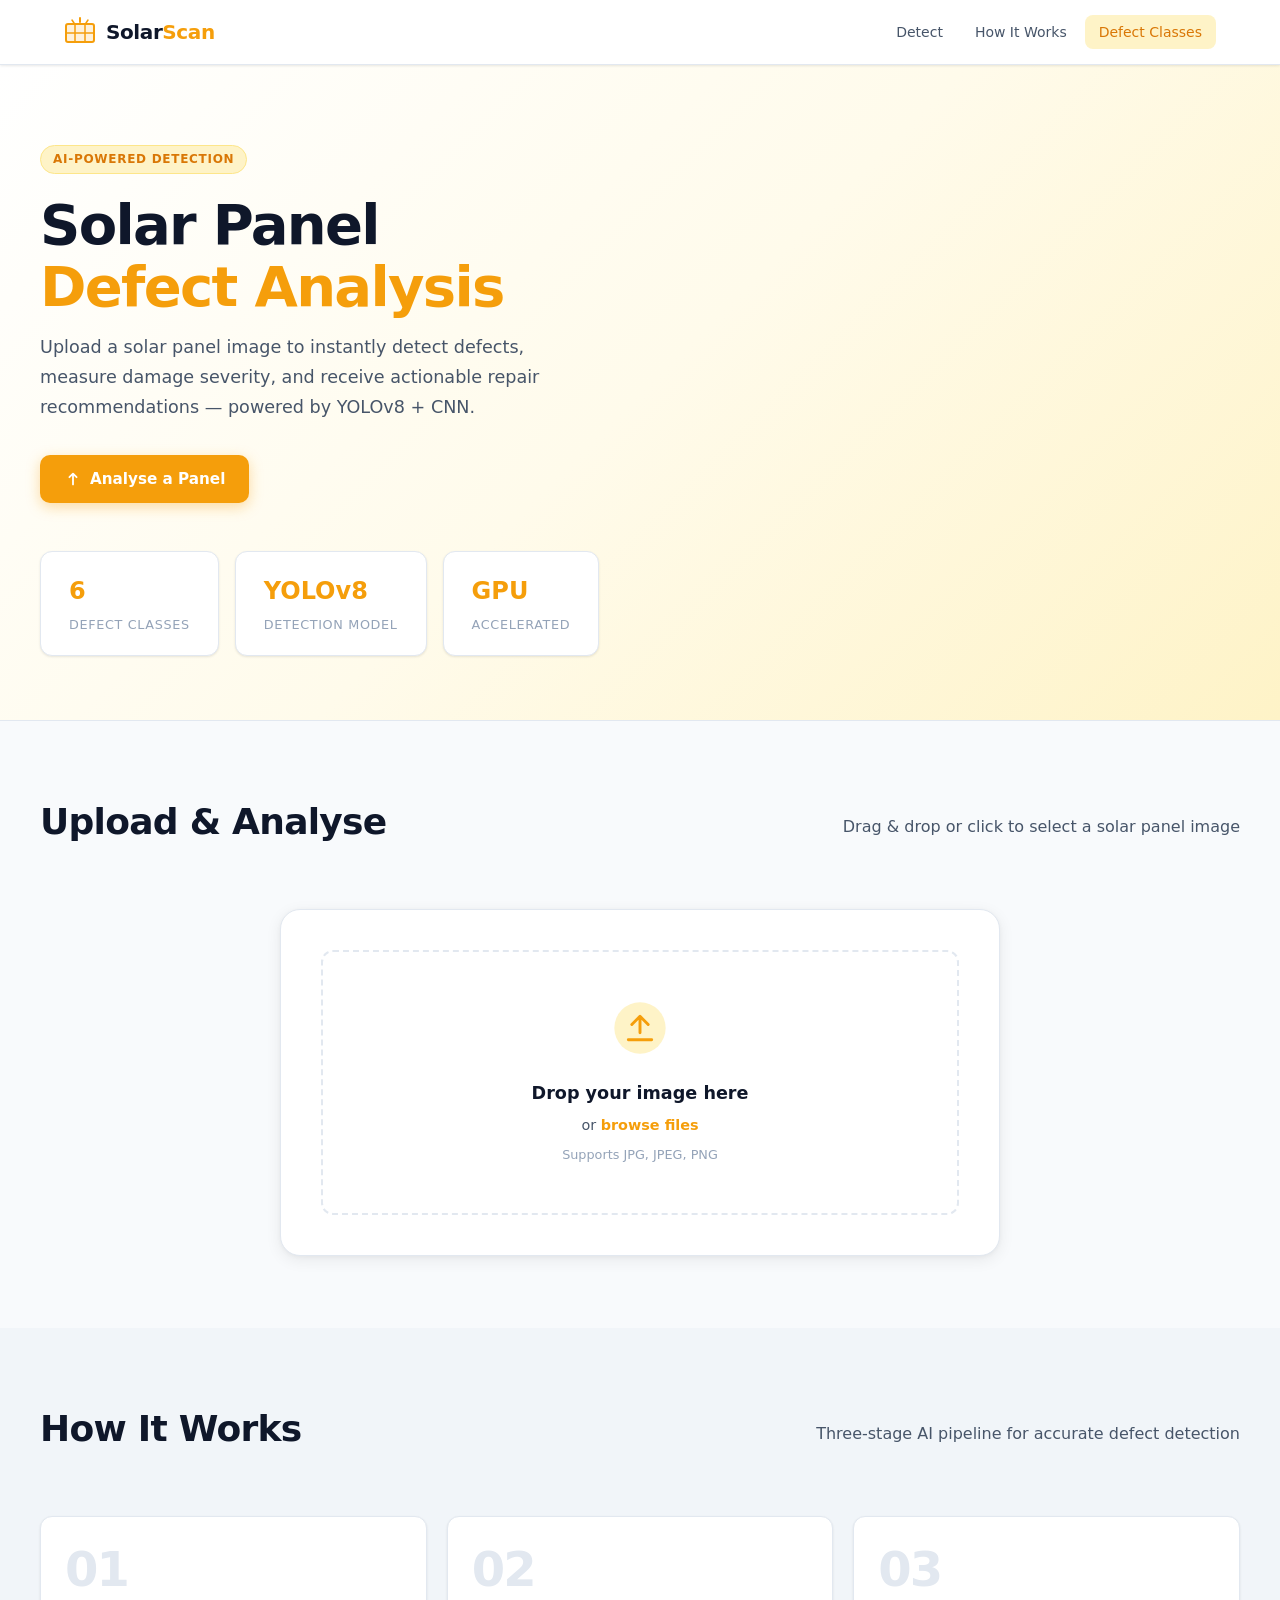
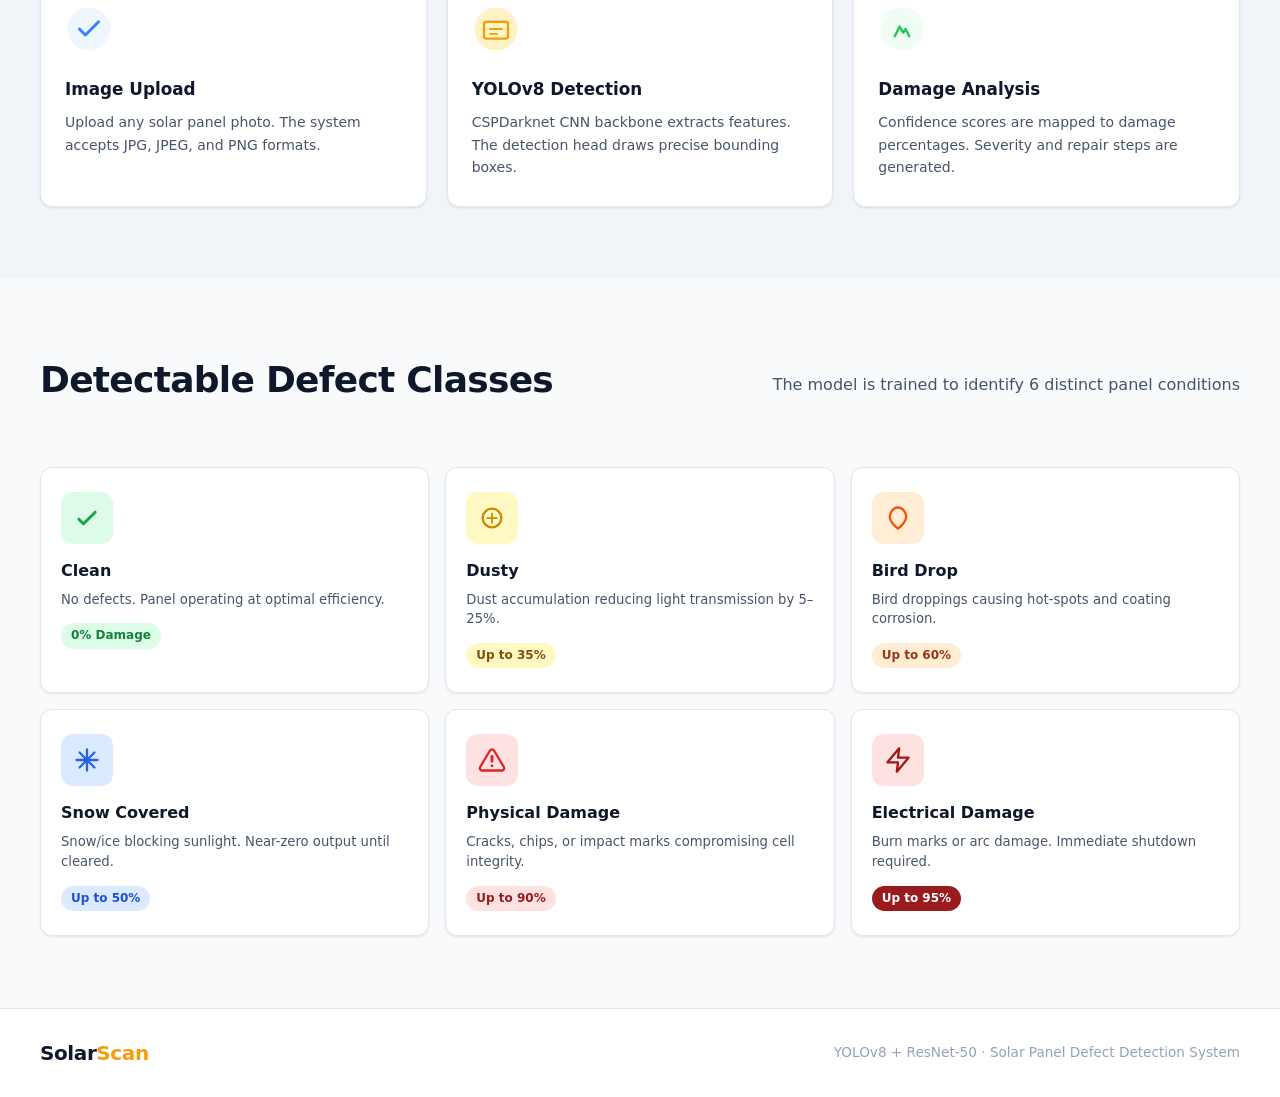
<file: templates/index.html>
<!DOCTYPE html>
<html lang="en">
<head>
  <meta charset="UTF-8" />
  <meta name="viewport" content="width=device-width, initial-scale=1.0" />
  <title>SolarScan – Panel Defect Detector</title>
  <link rel="stylesheet" href="/static/css/style.css" />
</head>
<body>

<!-- ═══════════════════════════  NAVBAR  ═══════════════════════════════════ -->
<header class="navbar">
  <div class="navbar-inner">
    <div class="brand">
      <svg class="brand-icon" viewBox="0 0 32 32" fill="none">
        <rect x="2" y="8" width="28" height="18" rx="2" fill="#F59E0B" opacity=".15"/>
        <rect x="2" y="8" width="28" height="18" rx="2" stroke="#F59E0B" stroke-width="2"/>
        <line x1="2"  y1="17" x2="30" y2="17" stroke="#F59E0B" stroke-width="1.5"/>
        <line x1="11" y1="8"  x2="11" y2="26" stroke="#F59E0B" stroke-width="1.5"/>
        <line x1="21" y1="8"  x2="21" y2="26" stroke="#F59E0B" stroke-width="1.5"/>
        <path d="M16 2 L16 6" stroke="#F59E0B" stroke-width="2" stroke-linecap="round"/>
        <path d="M8 4 L10 7"  stroke="#F59E0B" stroke-width="1.5" stroke-linecap="round"/>
        <path d="M24 4 L22 7" stroke="#F59E0B" stroke-width="1.5" stroke-linecap="round"/>
      </svg>
      <span class="brand-name">Solar<span class="brand-accent">Scan</span></span>
    </div>
    <nav class="nav-links">
      <a href="#upload-section" class="nav-link active">Detect</a>
      <a href="#how-it-works"   class="nav-link">How It Works</a>
      <a href="#classes-section" class="nav-link">Defect Classes</a>
    </nav>
  </div>
</header>

<!-- ═══════════════════════════  HERO  ═════════════════════════════════════ -->
<section class="hero">
  <div class="hero-content">
    <div class="hero-badge">AI-Powered Detection</div>
    <h1 class="hero-title">
      Solar Panel<br/>
      <span class="hero-accent">Defect Analysis</span>
    </h1>
    <p class="hero-sub">
      Upload a solar panel image to instantly detect defects, measure damage severity,
      and receive actionable repair recommendations — powered by YOLOv8 + CNN.
    </p>
    <a href="#upload-section" class="hero-cta">
      <svg viewBox="0 0 20 20" fill="currentColor" width="18"><path d="M10 3a1 1 0 01.707.293l4 4a1 1 0 01-1.414 1.414L11 6.414V16a1 1 0 11-2 0V6.414L6.707 8.707A1 1 0 015.293 7.293l4-4A1 1 0 0110 3z"/></svg>
      Analyse a Panel
    </a>
  </div>
  <div class="hero-stats">
    <div class="stat-card">
      <span class="stat-num">6</span>
      <span class="stat-label">Defect Classes</span>
    </div>
    <div class="stat-card">
      <span class="stat-num">YOLOv8</span>
      <span class="stat-label">Detection Model</span>
    </div>
    <div class="stat-card">
      <span class="stat-num">GPU</span>
      <span class="stat-label">Accelerated</span>
    </div>
  </div>
</section>

<!-- ═══════════════════════════  UPLOAD  ════════════════════════════════════ -->
<section class="section" id="upload-section">
  <div class="container">
    <div class="section-header">
      <h2 class="section-title">Upload & Analyse</h2>
      <p class="section-sub">Drag & drop or click to select a solar panel image</p>
    </div>

    <div class="upload-card">
      <!-- Drop zone -->
      <div class="drop-zone" id="dropZone">
        <input type="file" id="fileInput" accept="image/*" hidden />
        <div class="drop-icon">
          <svg viewBox="0 0 48 48" fill="none">
            <circle cx="24" cy="24" r="22" fill="#FEF3C7"/>
            <path d="M24 14v14M17 21l7-7 7 7" stroke="#F59E0B" stroke-width="2.5" stroke-linecap="round" stroke-linejoin="round"/>
            <path d="M14 34h20" stroke="#F59E0B" stroke-width="2.5" stroke-linecap="round"/>
          </svg>
        </div>
        <p class="drop-title">Drop your image here</p>
        <p class="drop-sub">or <span class="drop-link" id="browseBtn">browse files</span></p>
        <p class="drop-hint">Supports JPG, JPEG, PNG</p>
      </div>

      <!-- Preview + controls -->
      <div class="upload-controls" id="uploadControls" style="display:none">
        <div class="preview-wrap">
          <img id="previewImg" class="preview-img" alt="Preview" />
          <button class="remove-btn" id="removeBtn" title="Remove">
            <svg viewBox="0 0 20 20" fill="currentColor" width="16"><path fill-rule="evenodd" d="M4.293 4.293a1 1 0 011.414 0L10 8.586l4.293-4.293a1 1 0 111.414 1.414L11.414 10l4.293 4.293a1 1 0 01-1.414 1.414L10 11.414l-4.293 4.293a1 1 0 01-1.414-1.414L8.586 10 4.293 5.707a1 1 0 010-1.414z" clip-rule="evenodd"/></svg>
          </button>
        </div>
        <div class="controls-row">
          <div class="conf-group">
            <label class="conf-label">Confidence Threshold</label>
            <div class="conf-slider-row">
              <input type="range" id="confSlider" min="5" max="95" value="25" class="conf-slider" />
              <span class="conf-value" id="confValue">25%</span>
            </div>
          </div>
          <button class="analyse-btn" id="analyseBtn">
            <svg viewBox="0 0 20 20" fill="currentColor" width="18"><path d="M9 9a2 2 0 114 0 2 2 0 01-4 0z"/><path fill-rule="evenodd" d="M10 18a8 8 0 100-16 8 8 0 000 16zm1-13a4 4 0 00-3.446 6.032l-2.261 2.26a1 1 0 101.414 1.415l2.261-2.261A4 4 0 1011 5z" clip-rule="evenodd"/></svg>
            Analyse Panel
          </button>
        </div>
      </div>
    </div>
  </div>
</section>

<!-- ═══════════════════════════  LOADING  ═══════════════════════════════════ -->
<div class="loading-overlay" id="loadingOverlay" style="display:none">
  <div class="loading-card">
    <div class="spinner"></div>
    <p class="loading-text">Analysing panel…</p>
    <p class="loading-sub">Running YOLOv8 detection on GPU</p>
  </div>
</div>

<!-- ═══════════════════════════  RESULTS  ═══════════════════════════════════ -->
<section class="section results-section" id="resultsSection" style="display:none">
  <div class="container">
    <div class="section-header">
      <h2 class="section-title">Analysis Results</h2>
      <button class="new-scan-btn" id="newScanBtn">
        <svg viewBox="0 0 20 20" fill="currentColor" width="16"><path fill-rule="evenodd" d="M4 2a1 1 0 011 1v2.101a7.002 7.002 0 0111.601 2.566 1 1 0 11-1.885.666A5.002 5.002 0 005.999 7H9a1 1 0 010 2H4a1 1 0 01-1-1V3a1 1 0 011-1zm.008 9.057a1 1 0 011.276.61A5.002 5.002 0 0014.001 13H11a1 1 0 110-2h5a1 1 0 011 1v5a1 1 0 11-2 0v-2.101a7.002 7.002 0 01-11.601-2.566 1 1 0 01.61-1.276z" clip-rule="evenodd"/></svg>
        New Scan
      </button>
    </div>

    <!-- Summary bar -->
    <div class="summary-bar" id="summaryBar">
      <div class="summary-item">
        <span class="summary-label">Detected Class</span>
        <span class="summary-value" id="resClass">—</span>
      </div>
      <div class="summary-divider"></div>
      <div class="summary-item">
        <span class="summary-label">Damage Level</span>
        <span class="summary-value damage-value" id="resDamage">—</span>
      </div>
      <div class="summary-divider"></div>
      <div class="summary-item">
        <span class="summary-label">Severity</span>
        <span class="summary-badge" id="resSeverity">—</span>
      </div>
      <div class="summary-divider"></div>
      <div class="summary-item">
        <span class="summary-label">Detections</span>
        <span class="summary-value" id="resCount">—</span>
      </div>
    </div>

    <!-- Damage meter -->
    <div class="damage-meter-wrap">
      <div class="damage-meter-labels">
        <span>0%</span><span>25%</span><span>50%</span><span>75%</span><span>100%</span>
      </div>
      <div class="damage-meter-track">
        <div class="damage-meter-fill" id="damageMeterFill"></div>
        <div class="damage-meter-thumb" id="damageMeterThumb"></div>
      </div>
      <div class="damage-meter-ticks">
        <span class="tick-label green">No Damage</span>
        <span class="tick-label yellow">Low</span>
        <span class="tick-label orange">Moderate</span>
        <span class="tick-label red">Critical</span>
      </div>
    </div>

    <!-- Main grid: image + diagnosis -->
    <div class="results-grid">

      <!-- Annotated image -->
      <div class="result-card image-card">
        <div class="card-header">
          <svg viewBox="0 0 20 20" fill="currentColor" width="18" class="card-icon"><path fill-rule="evenodd" d="M4 3a2 2 0 00-2 2v10a2 2 0 002 2h12a2 2 0 002-2V5a2 2 0 00-2-2H4zm12 12H4l4-8 3 6 2-4 3 6z" clip-rule="evenodd"/></svg>
          <h3 class="card-title">Annotated Image</h3>
        </div>
        <div class="card-body">
          <img id="resultImg" class="result-img" alt="Annotated result" />
          <a id="downloadBtn" class="download-btn" download="solar_analysis.jpg">
            <svg viewBox="0 0 20 20" fill="currentColor" width="16"><path fill-rule="evenodd" d="M3 17a1 1 0 011-1h12a1 1 0 110 2H4a1 1 0 01-1-1zm3.293-7.707a1 1 0 011.414 0L9 10.586V3a1 1 0 112 0v7.586l1.293-1.293a1 1 0 111.414 1.414l-3 3a1 1 0 01-1.414 0l-3-3a1 1 0 010-1.414z" clip-rule="evenodd"/></svg>
            Download
          </a>
        </div>
      </div>

      <!-- Diagnosis panel -->
      <div class="result-card diagnosis-card">
        <div class="card-header">
          <svg viewBox="0 0 20 20" fill="currentColor" width="18" class="card-icon"><path fill-rule="evenodd" d="M18 10a8 8 0 11-16 0 8 8 0 0116 0zm-7-4a1 1 0 11-2 0 1 1 0 012 0zM9 9a1 1 0 000 2v3a1 1 0 001 1h1a1 1 0 100-2v-3a1 1 0 00-1-1H9z" clip-rule="evenodd"/></svg>
          <h3 class="card-title">Diagnosis Report</h3>
        </div>
        <div class="card-body">

          <!-- What happened -->
          <div class="diag-block">
            <div class="diag-block-header">
              <span class="diag-dot orange"></span>
              <h4 class="diag-block-title">What Happened</h4>
            </div>
            <p class="diag-text" id="diagWhat">—</p>
          </div>

          <!-- Impact -->
          <div class="diag-block">
            <div class="diag-block-header">
              <span class="diag-dot red"></span>
              <h4 class="diag-block-title">Impact on Panel</h4>
            </div>
            <ul class="diag-list" id="diagImpact"></ul>
          </div>

          <!-- Suggestions -->
          <div class="diag-block suggestions-block">
            <div class="diag-block-header">
              <span class="diag-dot green"></span>
              <h4 class="diag-block-title">How to Improve</h4>
            </div>
            <ol class="diag-steps" id="diagSteps"></ol>
          </div>

        </div>
      </div>

    </div>

    <!-- Detection table -->
    <div class="result-card detections-card" id="detectionsCard">
      <div class="card-header">
        <svg viewBox="0 0 20 20" fill="currentColor" width="18" class="card-icon"><path d="M9 2a1 1 0 000 2h2a1 1 0 100-2H9z"/><path fill-rule="evenodd" d="M4 5a2 2 0 012-2 3 3 0 003 3h2a3 3 0 003-3 2 2 0 012 2v11a2 2 0 01-2 2H6a2 2 0 01-2-2V5zm3 4a1 1 0 000 2h.01a1 1 0 100-2H7zm3 0a1 1 0 000 2h3a1 1 0 100-2h-3zm-3 4a1 1 0 100 2h.01a1 1 0 100-2H7zm3 0a1 1 0 100 2h3a1 1 0 100-2h-3z" clip-rule="evenodd"/></svg>
        <h3 class="card-title">Detection Details</h3>
      </div>
      <div class="card-body">
        <table class="det-table">
          <thead>
            <tr>
              <th>#</th>
              <th>Class</th>
              <th>Confidence</th>
              <th>Damage %</th>
              <th>Severity</th>
              <th>Bounding Box</th>
            </tr>
          </thead>
          <tbody id="detTableBody"></tbody>
        </table>
      </div>
    </div>

  </div>
</section>

<!-- ═══════════════════════════  HOW IT WORKS  ══════════════════════════════ -->
<section class="section alt-section" id="how-it-works">
  <div class="container">
    <div class="section-header">
      <h2 class="section-title">How It Works</h2>
      <p class="section-sub">Three-stage AI pipeline for accurate defect detection</p>
    </div>
    <div class="steps-grid">
      <div class="step-card">
        <div class="step-num">01</div>
        <div class="step-icon">
          <svg viewBox="0 0 40 40" fill="none">
            <circle cx="20" cy="20" r="18" fill="#EFF6FF"/>
            <path d="M12 20l5 5 11-11" stroke="#3B82F6" stroke-width="2.5" stroke-linecap="round" stroke-linejoin="round"/>
          </svg>
        </div>
        <h3 class="step-title">Image Upload</h3>
        <p class="step-desc">Upload any solar panel photo. The system accepts JPG, JPEG, and PNG formats.</p>
      </div>
      <div class="step-card">
        <div class="step-num">02</div>
        <div class="step-icon">
          <svg viewBox="0 0 40 40" fill="none">
            <circle cx="20" cy="20" r="18" fill="#FEF3C7"/>
            <rect x="10" y="14" width="20" height="14" rx="2" stroke="#F59E0B" stroke-width="2"/>
            <path d="M15 20h10M15 24h6" stroke="#F59E0B" stroke-width="1.5" stroke-linecap="round"/>
          </svg>
        </div>
        <h3 class="step-title">YOLOv8 Detection</h3>
        <p class="step-desc">CSPDarknet CNN backbone extracts features. The detection head draws precise bounding boxes.</p>
      </div>
      <div class="step-card">
        <div class="step-num">03</div>
        <div class="step-icon">
          <svg viewBox="0 0 40 40" fill="none">
            <circle cx="20" cy="20" r="18" fill="#F0FDF4"/>
            <path d="M14 26l4-8 3 5 2-3 3 6" stroke="#22C55E" stroke-width="2" stroke-linecap="round" stroke-linejoin="round"/>
          </svg>
        </div>
        <h3 class="step-title">Damage Analysis</h3>
        <p class="step-desc">Confidence scores are mapped to damage percentages. Severity and repair steps are generated.</p>
      </div>
    </div>
  </div>
</section>

<!-- ═══════════════════════════  DEFECT CLASSES  ════════════════════════════ -->
<section class="section" id="classes-section">
  <div class="container">
    <div class="section-header">
      <h2 class="section-title">Detectable Defect Classes</h2>
      <p class="section-sub">The model is trained to identify 6 distinct panel conditions</p>
    </div>
    <div class="classes-grid">
      <div class="class-card" data-class="Clean">
        <div class="class-icon-wrap green-bg">
          <svg viewBox="0 0 24 24" fill="none" width="28"><path d="M5 13l4 4L19 7" stroke="#16A34A" stroke-width="2.5" stroke-linecap="round" stroke-linejoin="round"/></svg>
        </div>
        <h4 class="class-name">Clean</h4>
        <p class="class-desc">No defects. Panel operating at optimal efficiency.</p>
        <span class="class-badge green-badge">0% Damage</span>
      </div>
      <div class="class-card" data-class="Dusty">
        <div class="class-icon-wrap yellow-bg">
          <svg viewBox="0 0 24 24" fill="none" width="28"><circle cx="12" cy="12" r="8" stroke="#CA8A04" stroke-width="2"/><path d="M8 12h8M12 8v8" stroke="#CA8A04" stroke-width="1.5" stroke-linecap="round"/></svg>
        </div>
        <h4 class="class-name">Dusty</h4>
        <p class="class-desc">Dust accumulation reducing light transmission by 5–25%.</p>
        <span class="class-badge yellow-badge">Up to 35%</span>
      </div>
      <div class="class-card" data-class="Bird-drop">
        <div class="class-icon-wrap orange-bg">
          <svg viewBox="0 0 24 24" fill="none" width="28"><path d="M12 3C8 3 5 7 5 11c0 5 7 10 7 10s7-5 7-10c0-4-3-8-7-8z" stroke="#EA580C" stroke-width="2"/></svg>
        </div>
        <h4 class="class-name">Bird Drop</h4>
        <p class="class-desc">Bird droppings causing hot-spots and coating corrosion.</p>
        <span class="class-badge orange-badge">Up to 60%</span>
      </div>
      <div class="class-card" data-class="Snow-Covered">
        <div class="class-icon-wrap blue-bg">
          <svg viewBox="0 0 24 24" fill="none" width="28"><path d="M12 3v18M3 12h18M5.6 5.6l12.8 12.8M18.4 5.6L5.6 18.4" stroke="#2563EB" stroke-width="2" stroke-linecap="round"/></svg>
        </div>
        <h4 class="class-name">Snow Covered</h4>
        <p class="class-desc">Snow/ice blocking sunlight. Near-zero output until cleared.</p>
        <span class="class-badge blue-badge">Up to 50%</span>
      </div>
      <div class="class-card" data-class="Physical-Damage">
        <div class="class-icon-wrap red-bg">
          <svg viewBox="0 0 24 24" fill="none" width="28"><path d="M12 9v4M12 17h.01" stroke="#DC2626" stroke-width="2.5" stroke-linecap="round"/><path d="M10.29 3.86L1.82 18a2 2 0 001.71 3h16.94a2 2 0 001.71-3L13.71 3.86a2 2 0 00-3.42 0z" stroke="#DC2626" stroke-width="2"/></svg>
        </div>
        <h4 class="class-name">Physical Damage</h4>
        <p class="class-desc">Cracks, chips, or impact marks compromising cell integrity.</p>
        <span class="class-badge red-badge">Up to 90%</span>
      </div>
      <div class="class-card" data-class="Electrical-damage">
        <div class="class-icon-wrap darkred-bg">
          <svg viewBox="0 0 24 24" fill="none" width="28"><path d="M13 2L3 14h9l-1 8 10-12h-9l1-8z" stroke="#991B1B" stroke-width="2" stroke-linecap="round" stroke-linejoin="round"/></svg>
        </div>
        <h4 class="class-name">Electrical Damage</h4>
        <p class="class-desc">Burn marks or arc damage. Immediate shutdown required.</p>
        <span class="class-badge darkred-badge">Up to 95%</span>
      </div>
    </div>
  </div>
</section>

<!-- ═══════════════════════════  FOOTER  ════════════════════════════════════ -->
<footer class="footer">
  <div class="footer-inner">
    <div class="brand">
      <span class="brand-name">Solar<span class="brand-accent">Scan</span></span>
    </div>
    <p class="footer-text">YOLOv8 + ResNet-50 · Solar Panel Defect Detection System</p>
  </div>
</footer>

<script src="/static/js/app.js"></script>
</body>
</html>
</file>
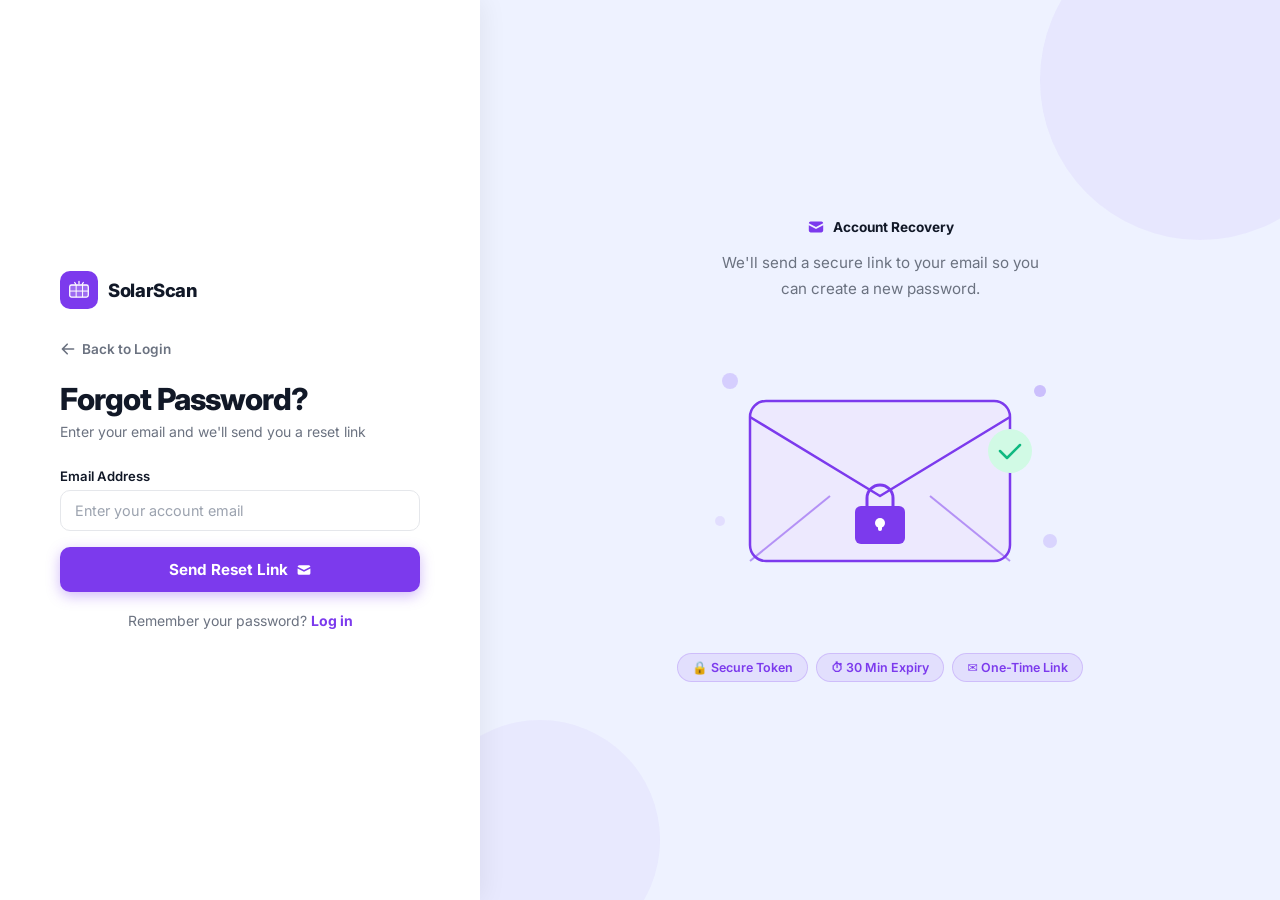
<file: frontend/forgot-password.html>
<!DOCTYPE html>
<html lang="en">
<head>
  <meta charset="UTF-8"/>
  <meta name="viewport" content="width=device-width, initial-scale=1.0"/>
  <meta http-equiv="Cache-Control" content="no-cache, no-store, must-revalidate"/>
  <meta http-equiv="Pragma" content="no-cache"/>
  <title>SolarScan – Forgot Password</title>
  <link rel="stylesheet" href="css/auth.css"/>
  <link href="https://fonts.googleapis.com/css2?family=Inter:wght@400;500;600;700;800&display=swap" rel="stylesheet"/>
</head>
<body>
<div class="auth-shell">

  <!-- ── LEFT PANEL ─────────────────────────────────────── -->
  <div class="auth-left">
    <div class="auth-form-wrap">

      <div class="auth-logo">
        <div class="auth-logo-icon">
          <svg viewBox="0 0 28 28" fill="none">
            <rect x="1" y="7" width="26" height="17" rx="2.5" fill="white" opacity=".25"/>
            <rect x="1" y="7" width="26" height="17" rx="2.5" stroke="white" stroke-width="1.8"/>
            <line x1="1"  y1="15.5" x2="27" y2="15.5" stroke="white" stroke-width="1.4"/>
            <line x1="10" y1="7"    x2="10" y2="24"   stroke="white" stroke-width="1.4"/>
            <line x1="19" y1="7"    x2="19" y2="24"   stroke="white" stroke-width="1.4"/>
            <path d="M14 2v3M8 3.5l1.5 2.5M20 3.5l-1.5 2.5" stroke="white" stroke-width="1.8" stroke-linecap="round"/>
          </svg>
        </div>
        <span class="auth-logo-text">SolarScan</span>
      </div>

      <!-- Back link -->
      <a href="/login.html" class="back-link">
        <svg viewBox="0 0 20 20" fill="currentColor" width="16"><path fill-rule="evenodd" d="M9.707 16.707a1 1 0 01-1.414 0l-6-6a1 1 0 010-1.414l6-6a1 1 0 011.414 1.414L5.414 9H17a1 1 0 110 2H5.414l4.293 4.293a1 1 0 010 1.414z" clip-rule="evenodd"/></svg>
        Back to Login
      </a>

      <!-- Step 1: Email form -->
      <div id="stepEmail">
        <h1 class="auth-title">Forgot Password?</h1>
        <p class="auth-subtitle">Enter your email and we'll send you a reset link</p>

        <div class="auth-error" id="authError" style="display:none">
          <svg viewBox="0 0 20 20" fill="currentColor" width="16"><path fill-rule="evenodd" d="M18 10a8 8 0 11-16 0 8 8 0 0116 0zm-7 4a1 1 0 11-2 0 1 1 0 012 0zm-1-9a1 1 0 00-1 1v4a1 1 0 102 0V6a1 1 0 00-1-1z" clip-rule="evenodd"/></svg>
          <span id="authErrorText"></span>
        </div>

        <form id="forgotForm">
          <div class="field-group">
            <label class="field-label">Email Address</label>
            <input type="email" id="forgotEmail" class="field-input"
                   placeholder="Enter your account email" autocomplete="email" required/>
          </div>
          <button type="submit" class="submit-btn" id="forgotBtn">
            <span id="forgotBtnText">Send Reset Link</span>
            <svg viewBox="0 0 20 20" fill="currentColor" width="16"><path d="M2.003 5.884L10 9.882l7.997-3.998A2 2 0 0016 4H4a2 2 0 00-1.997 1.884z"/><path d="M18 8.118l-8 4-8-4V14a2 2 0 002 2h12a2 2 0 002-2V8.118z"/></svg>
          </button>
        </form>
      </div>

      <!-- Step 2: Success state -->
      <div id="stepSuccess" style="display:none">
        <div class="success-icon">
          <svg viewBox="0 0 64 64" fill="none">
            <circle cx="32" cy="32" r="30" fill="#EDE9FE"/>
            <path d="M20 32l8 8 16-16" stroke="#7C3AED" stroke-width="3.5" stroke-linecap="round" stroke-linejoin="round"/>
          </svg>
        </div>
        <h1 class="auth-title" style="margin-top:16px">Check Your Email</h1>
        <p class="auth-subtitle" id="successMsg">We've sent a password reset link to your email.</p>

        <!-- Dev mode: show link directly when email not configured -->
        <div class="dev-reset-box" id="devResetBox" style="display:none">
          <div class="dev-reset-label">
            <svg viewBox="0 0 20 20" fill="currentColor" width="14"><path fill-rule="evenodd" d="M18 10a8 8 0 11-16 0 8 8 0 0116 0zm-7-4a1 1 0 11-2 0 1 1 0 012 0zm-1 9a1 1 0 01-1-1v-4a1 1 0 112 0v4a1 1 0 01-1 1z" clip-rule="evenodd"/></svg>
            Dev Mode — Email not configured
          </div>
          <p style="font-size:.82rem;color:#92400E;margin:6px 0 10px">
            No SMTP email set up. Click the button below to reset your password directly:
          </p>
          <a href="#" id="devResetLink" class="submit-btn"
             style="text-decoration:none;justify-content:center;background:#7C3AED;margin-bottom:8px">
            🔑 Open Reset Password Page
          </a>
          <p class="dev-reset-hint">To enable real email: add MAIL_USERNAME + MAIL_PASSWORD to .env</p>
        </div>

        <div class="resend-row">
          <span style="color:var(--text-2);font-size:.875rem">Didn't receive it?</span>
          <button class="resend-btn" id="resendBtn">Resend email</button>
        </div>
        <a href="/login.html" class="submit-btn" style="text-decoration:none;justify-content:center;margin-top:12px">
          Back to Login
        </a>
      </div>

      <p class="auth-switch" style="margin-top:20px">
        Remember your password? <a href="/login.html">Log in</a>
      </p>

    </div>
  </div>

  <!-- ── RIGHT PANEL ────────────────────────────────────── -->
  <div class="auth-right">
    <div class="auth-right-inner">
      <div class="right-brand">
        <svg viewBox="0 0 20 20" fill="currentColor" width="18" style="color:#7C3AED"><path d="M2.003 5.884L10 9.882l7.997-3.998A2 2 0 0016 4H4a2 2 0 00-1.997 1.884z"/><path d="M18 8.118l-8 4-8-4V14a2 2 0 002 2h12a2 2 0 002-2V8.118z"/></svg>
        <span>Account Recovery</span>
      </div>
      <p class="right-tagline">We'll send a secure link to your email so you can create a new password.</p>

      <div class="illustration">
        <svg viewBox="0 0 420 300" fill="none" xmlns="http://www.w3.org/2000/svg">
          <!-- Email envelope -->
          <rect x="80" y="80" width="260" height="160" rx="16" fill="#EDE9FE" stroke="#7C3AED" stroke-width="2.5"/>
          <!-- Envelope flap -->
          <path d="M80 96 L210 175 L340 96" stroke="#7C3AED" stroke-width="2.5" fill="none" stroke-linejoin="round"/>
          <!-- Envelope bottom lines -->
          <line x1="80" y1="240" x2="160" y2="175" stroke="#7C3AED" stroke-width="2" opacity=".5"/>
          <line x1="340" y1="240" x2="260" y2="175" stroke="#7C3AED" stroke-width="2" opacity=".5"/>
          <!-- Lock icon on envelope -->
          <rect x="185" y="185" width="50" height="38" rx="6" fill="#7C3AED"/>
          <path d="M197 185v-8a13 13 0 0126 0v8" stroke="#7C3AED" stroke-width="3" fill="none" stroke-linecap="round"/>
          <circle cx="210" cy="202" r="5" fill="white"/>
          <rect x="208" y="202" width="4" height="8" rx="2" fill="white"/>
          <!-- Floating dots -->
          <circle cx="60"  cy="60"  r="8" fill="#C4B5FD" opacity=".6"/>
          <circle cx="370" cy="70"  r="6" fill="#A78BFA" opacity=".5"/>
          <circle cx="50"  cy="200" r="5" fill="#DDD6FE" opacity=".7"/>
          <circle cx="380" cy="220" r="7" fill="#C4B5FD" opacity=".5"/>
          <!-- Check mark floating -->
          <circle cx="340" cy="130" r="22" fill="#D1FAE5"/>
          <path d="M330 130l7 7 13-13" stroke="#10B981" stroke-width="2.5" stroke-linecap="round" stroke-linejoin="round"/>
        </svg>
      </div>

      <div class="feature-pills">
        <span class="fpill">🔒 Secure Token</span>
        <span class="fpill">⏱ 30 Min Expiry</span>
        <span class="fpill">✉ One-Time Link</span>
      </div>
    </div>
  </div>

</div>

<style>
.back-link {
  display: inline-flex; align-items: center; gap: 6px;
  color: var(--text-2); font-size: .85rem; font-weight: 600;
  margin-bottom: 24px; text-decoration: none;
  transition: color .15s;
}
.back-link:hover { color: var(--purple); }
.success-icon { text-align: center; }
.success-icon svg { width: 72px; height: 72px; margin: 0 auto; }
.dev-reset-box {
  background: #FEF3C7; border: 1px solid #FDE68A;
  border-radius: 10px; padding: 14px 16px; margin: 16px 0;
}
.dev-reset-label {
  display: flex; align-items: center; gap: 6px;
  font-size: .78rem; font-weight: 700; color: #92400E; margin-bottom: 8px;
}
.dev-reset-link {
  display: block; color: #7C3AED; font-weight: 700;
  font-size: .875rem; word-break: break-all;
  text-decoration: none; margin-bottom: 6px;
}
.dev-reset-link:hover { text-decoration: underline; }
.dev-reset-hint { font-size: .72rem; color: #92400E; }
.resend-row {
  display: flex; align-items: center; gap: 8px;
  margin-top: 16px;
}
.resend-btn {
  background: none; border: none; cursor: pointer;
  color: var(--purple); font-weight: 700; font-size: .875rem;
  font-family: inherit; padding: 0;
}
.resend-btn:hover { text-decoration: underline; }
</style>

<script>
// v3 - cache busted
const API = "";

function showError(msg) {
  document.getElementById("authErrorText").textContent = msg;
  document.getElementById("authError").style.display = "flex";
}

document.getElementById("forgotForm").addEventListener("submit", async function(e) {
  e.preventDefault();
  document.getElementById("authError").style.display = "none";

  var btn   = document.getElementById("forgotBtn");
  var text  = document.getElementById("forgotBtnText");
  var email = document.getElementById("forgotEmail").value.trim();

  btn.disabled     = true;
  text.textContent = "Sending…";

  try {
    var res  = await fetch(API + "/api/auth/forgot-password", {
      method:  "POST",
      headers: { "Content-Type": "application/json" },
      body:    JSON.stringify({ email: email }),
    });
    var data = await res.json();

    if (!res.ok || data.error) {
      showError(data.error || "Something went wrong.");
      btn.disabled     = false;
      text.textContent = "Send Reset Link";
      return;
    }

    // Switch to success view
    document.getElementById("stepEmail").style.display   = "none";
    document.getElementById("stepSuccess").style.display = "block";

    if (data.email_sent === true) {
      // Real email sent
      document.getElementById("successMsg").textContent =
        "We've sent a reset link to " + email + ". Check your inbox (and spam folder).";
      document.getElementById("devResetBox").style.display = "none";

    } else {
      // Dev mode — no email configured, show direct button
      document.getElementById("successMsg").textContent =
        "Email not configured. Click the button below:";
      document.getElementById("devResetBox").style.display = "block";

      var url  = data.reset_url;
      var link = document.getElementById("devResetLink");

      if (url && url !== "undefined" && url !== "null") {
        link.href = url;
        link.onclick = function(ev) {
          ev.preventDefault();
          window.location.href = url;
          return false;
        };
      } else {
        link.textContent = "Error: no reset URL received";
        link.style.background = "#EF4444";
      }
    }

  } catch (err) {
    showError("Cannot connect to server. Is the backend running? " + err.message);
    btn.disabled     = false;
    text.textContent = "Send Reset Link";
  }
});

document.getElementById("resendBtn").addEventListener("click", function() {
  document.getElementById("stepSuccess").style.display = "none";
  document.getElementById("stepEmail").style.display   = "block";
  document.getElementById("authError").style.display   = "none";
});
</script>
</body>
</html>
</file>
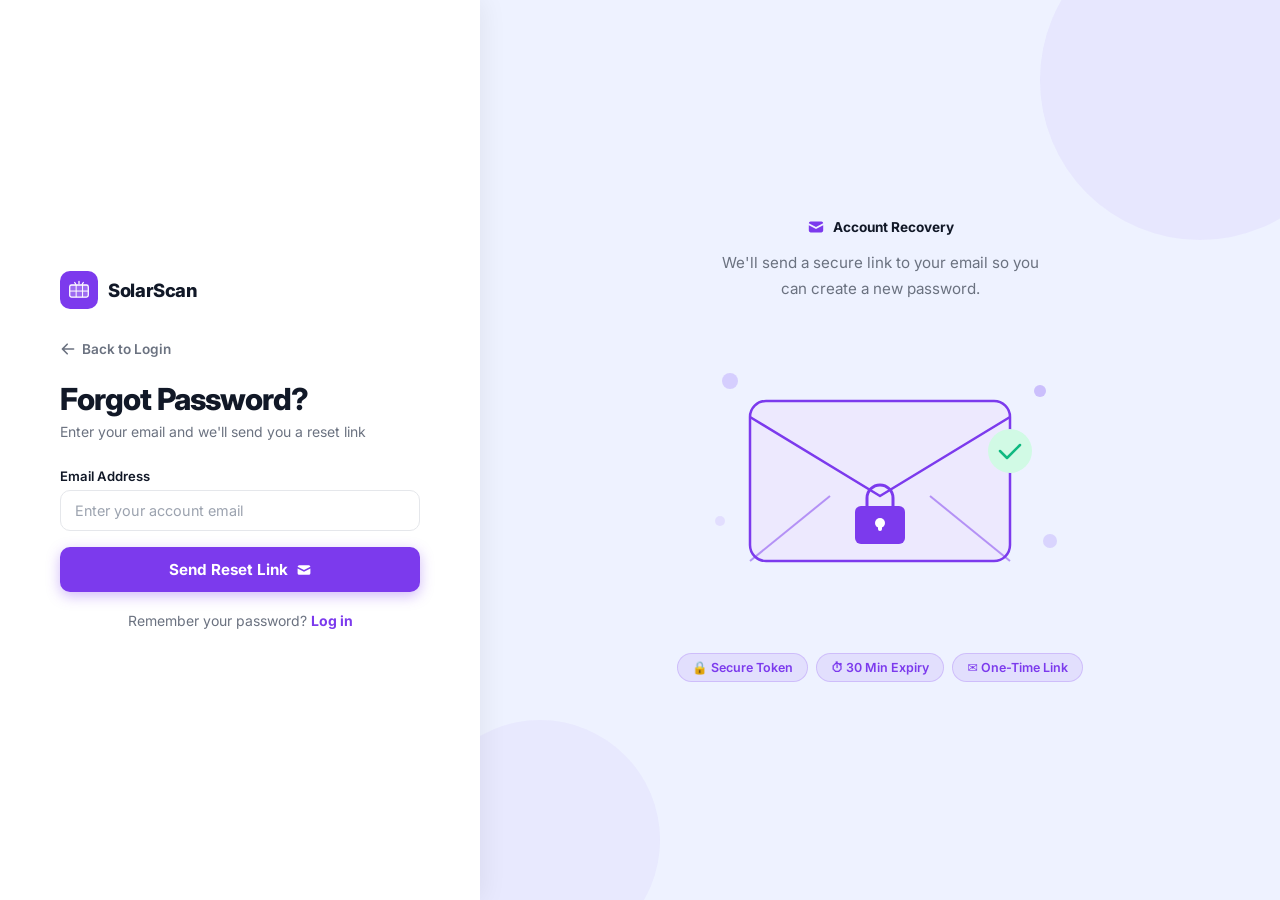
<file: frontend/forgot.html>
<!DOCTYPE html>
<html lang="en">
<head>
  <meta charset="UTF-8"/>
  <meta name="viewport" content="width=device-width, initial-scale=1.0"/>
  <meta http-equiv="Cache-Control" content="no-cache, no-store, must-revalidate"/>
  <meta http-equiv="Pragma" content="no-cache"/>
  <title>SolarScan – Forgot Password</title>
  <link rel="stylesheet" href="css/auth.css"/>
  <link href="https://fonts.googleapis.com/css2?family=Inter:wght@400;500;600;700;800&display=swap" rel="stylesheet"/>
</head>
<body>
<div class="auth-shell">

  <!-- ── LEFT PANEL ─────────────────────────────────────── -->
  <div class="auth-left">
    <div class="auth-form-wrap">

      <div class="auth-logo">
        <div class="auth-logo-icon">
          <svg viewBox="0 0 28 28" fill="none">
            <rect x="1" y="7" width="26" height="17" rx="2.5" fill="white" opacity=".25"/>
            <rect x="1" y="7" width="26" height="17" rx="2.5" stroke="white" stroke-width="1.8"/>
            <line x1="1"  y1="15.5" x2="27" y2="15.5" stroke="white" stroke-width="1.4"/>
            <line x1="10" y1="7"    x2="10" y2="24"   stroke="white" stroke-width="1.4"/>
            <line x1="19" y1="7"    x2="19" y2="24"   stroke="white" stroke-width="1.4"/>
            <path d="M14 2v3M8 3.5l1.5 2.5M20 3.5l-1.5 2.5" stroke="white" stroke-width="1.8" stroke-linecap="round"/>
          </svg>
        </div>
        <span class="auth-logo-text">SolarScan</span>
      </div>

      <!-- Back link -->
      <a href="/login.html" class="back-link">        <svg viewBox="0 0 20 20" fill="currentColor" width="16"><path fill-rule="evenodd" d="M9.707 16.707a1 1 0 01-1.414 0l-6-6a1 1 0 010-1.414l6-6a1 1 0 011.414 1.414L5.414 9H17a1 1 0 110 2H5.414l4.293 4.293a1 1 0 010 1.414z" clip-rule="evenodd"/></svg>
        Back to Login
      </a>

      <!-- Step 1: Email form -->
      <div id="stepEmail">
        <h1 class="auth-title">Forgot Password?</h1>
        <p class="auth-subtitle">Enter your email and we'll send you a reset link</p>

        <div class="auth-error" id="authError" style="display:none">
          <svg viewBox="0 0 20 20" fill="currentColor" width="16"><path fill-rule="evenodd" d="M18 10a8 8 0 11-16 0 8 8 0 0116 0zm-7 4a1 1 0 11-2 0 1 1 0 012 0zm-1-9a1 1 0 00-1 1v4a1 1 0 102 0V6a1 1 0 00-1-1z" clip-rule="evenodd"/></svg>
          <span id="authErrorText"></span>
        </div>

        <form id="forgotForm">
          <div class="field-group">
            <label class="field-label">Email Address</label>
            <input type="email" id="forgotEmail" class="field-input"
                   placeholder="Enter your account email" autocomplete="email" required/>
          </div>
          <button type="submit" class="submit-btn" id="forgotBtn">
            <span id="forgotBtnText">Send Reset Link</span>
            <svg viewBox="0 0 20 20" fill="currentColor" width="16"><path d="M2.003 5.884L10 9.882l7.997-3.998A2 2 0 0016 4H4a2 2 0 00-1.997 1.884z"/><path d="M18 8.118l-8 4-8-4V14a2 2 0 002 2h12a2 2 0 002-2V8.118z"/></svg>
          </button>
        </form>
      </div>

      <!-- Step 2: Success state -->
      <div id="stepSuccess" style="display:none">
        <div class="success-icon">
          <svg viewBox="0 0 64 64" fill="none">
            <circle cx="32" cy="32" r="30" fill="#EDE9FE"/>
            <path d="M20 32l8 8 16-16" stroke="#7C3AED" stroke-width="3.5" stroke-linecap="round" stroke-linejoin="round"/>
          </svg>
        </div>
        <h1 class="auth-title" style="margin-top:16px">Check Your Email</h1>
        <p class="auth-subtitle" id="successMsg">We've sent a password reset link to your email.</p>

        <!-- Dev mode: show link directly when email not configured -->
        <div class="dev-reset-box" id="devResetBox" style="display:none">
          <div class="dev-reset-label">
            <svg viewBox="0 0 20 20" fill="currentColor" width="14"><path fill-rule="evenodd" d="M18 10a8 8 0 11-16 0 8 8 0 0116 0zm-7-4a1 1 0 11-2 0 1 1 0 012 0zm-1 9a1 1 0 01-1-1v-4a1 1 0 112 0v4a1 1 0 01-1 1z" clip-rule="evenodd"/></svg>
            Dev Mode — Email not configured
          </div>
          <p style="font-size:.82rem;color:#92400E;margin:6px 0 10px">
            No SMTP email set up. Click the button below to reset your password directly:
          </p>
          <a href="#" id="devResetLink" class="submit-btn"
             style="text-decoration:none;justify-content:center;background:#7C3AED;margin-bottom:8px">
            🔑 Open Reset Password Page
          </a>
          <p class="dev-reset-hint">To enable real email: add MAIL_USERNAME + MAIL_PASSWORD to .env</p>
        </div>

        <div class="resend-row">
          <span style="color:var(--text-2);font-size:.875rem">Didn't receive it?</span>
          <button class="resend-btn" id="resendBtn">Resend email</button>
        </div>
        <a href="/login.html" class="submit-btn" style="text-decoration:none;justify-content:center;margin-top:12px">
          Back to Login
        </a>
      </div>

      <p class="auth-switch" style="margin-top:20px">
        Remember your password? <a href="/login.html">Log in</a>
      </p>

    </div>
  </div>

  <!-- ── RIGHT PANEL ────────────────────────────────────── -->
  <div class="auth-right">
    <div class="auth-right-inner">
      <div class="right-brand">
        <svg viewBox="0 0 20 20" fill="currentColor" width="18" style="color:#7C3AED"><path d="M2.003 5.884L10 9.882l7.997-3.998A2 2 0 0016 4H4a2 2 0 00-1.997 1.884z"/><path d="M18 8.118l-8 4-8-4V14a2 2 0 002 2h12a2 2 0 002-2V8.118z"/></svg>
        <span>Account Recovery</span>
      </div>
      <p class="right-tagline">We'll send a secure link to your email so you can create a new password.</p>

      <div class="illustration">
        <svg viewBox="0 0 420 300" fill="none" xmlns="http://www.w3.org/2000/svg">
          <!-- Email envelope -->
          <rect x="80" y="80" width="260" height="160" rx="16" fill="#EDE9FE" stroke="#7C3AED" stroke-width="2.5"/>
          <!-- Envelope flap -->
          <path d="M80 96 L210 175 L340 96" stroke="#7C3AED" stroke-width="2.5" fill="none" stroke-linejoin="round"/>
          <!-- Envelope bottom lines -->
          <line x1="80" y1="240" x2="160" y2="175" stroke="#7C3AED" stroke-width="2" opacity=".5"/>
          <line x1="340" y1="240" x2="260" y2="175" stroke="#7C3AED" stroke-width="2" opacity=".5"/>
          <!-- Lock icon on envelope -->
          <rect x="185" y="185" width="50" height="38" rx="6" fill="#7C3AED"/>
          <path d="M197 185v-8a13 13 0 0126 0v8" stroke="#7C3AED" stroke-width="3" fill="none" stroke-linecap="round"/>
          <circle cx="210" cy="202" r="5" fill="white"/>
          <rect x="208" y="202" width="4" height="8" rx="2" fill="white"/>
          <!-- Floating dots -->
          <circle cx="60"  cy="60"  r="8" fill="#C4B5FD" opacity=".6"/>
          <circle cx="370" cy="70"  r="6" fill="#A78BFA" opacity=".5"/>
          <circle cx="50"  cy="200" r="5" fill="#DDD6FE" opacity=".7"/>
          <circle cx="380" cy="220" r="7" fill="#C4B5FD" opacity=".5"/>
          <!-- Check mark floating -->
          <circle cx="340" cy="130" r="22" fill="#D1FAE5"/>
          <path d="M330 130l7 7 13-13" stroke="#10B981" stroke-width="2.5" stroke-linecap="round" stroke-linejoin="round"/>
        </svg>
      </div>

      <div class="feature-pills">
        <span class="fpill">🔒 Secure Token</span>
        <span class="fpill">⏱ 30 Min Expiry</span>
        <span class="fpill">✉ One-Time Link</span>
      </div>
    </div>
  </div>

</div>

<style>
.back-link {
  display: inline-flex; align-items: center; gap: 6px;
  color: var(--text-2); font-size: .85rem; font-weight: 600;
  margin-bottom: 24px; text-decoration: none;
  transition: color .15s;
}
.back-link:hover { color: var(--purple); }
.success-icon { text-align: center; }
.success-icon svg { width: 72px; height: 72px; margin: 0 auto; }
.dev-reset-box {
  background: #FEF3C7; border: 1px solid #FDE68A;
  border-radius: 10px; padding: 14px 16px; margin: 16px 0;
}
.dev-reset-label {
  display: flex; align-items: center; gap: 6px;
  font-size: .78rem; font-weight: 700; color: #92400E; margin-bottom: 8px;
}
.dev-reset-link {
  display: block; color: #7C3AED; font-weight: 700;
  font-size: .875rem; word-break: break-all;
  text-decoration: none; margin-bottom: 6px;
}
.dev-reset-link:hover { text-decoration: underline; }
.dev-reset-hint { font-size: .72rem; color: #92400E; }
.resend-row {
  display: flex; align-items: center; gap: 8px;
  margin-top: 16px;
}
.resend-btn {
  background: none; border: none; cursor: pointer;
  color: var(--purple); font-weight: 700; font-size: .875rem;
  font-family: inherit; padding: 0;
}
.resend-btn:hover { text-decoration: underline; }
</style>

<script>
// v3 - cache busted
const API = "";

function showError(msg) {
  document.getElementById("authErrorText").textContent = msg;
  document.getElementById("authError").style.display = "flex";
}

document.getElementById("forgotForm").addEventListener("submit", async function(e) {
  e.preventDefault();
  document.getElementById("authError").style.display = "none";

  var btn   = document.getElementById("forgotBtn");
  var text  = document.getElementById("forgotBtnText");
  var email = document.getElementById("forgotEmail").value.trim();

  btn.disabled     = true;
  text.textContent = "Sending…";

  try {
    var res  = await fetch(API + "/api/auth/forgot-password", {
      method:  "POST",
      headers: { "Content-Type": "application/json" },
      body:    JSON.stringify({ email: email }),
    });
    var data = await res.json();

    if (!res.ok || data.error) {
      showError(data.error || "Something went wrong.");
      btn.disabled     = false;
      text.textContent = "Send Reset Link";
      return;
    }

    // Switch to success view
    document.getElementById("stepEmail").style.display   = "none";
    document.getElementById("stepSuccess").style.display = "block";

    if (data.email_sent === true) {
      // Real email sent
      document.getElementById("successMsg").textContent =
        "We've sent a reset link to " + email + ". Check your inbox (and spam folder).";
      document.getElementById("devResetBox").style.display = "none";

    } else if (data.reset_url) {
      // Dev mode — no email configured but reset URL was generated
      document.getElementById("successMsg").textContent =
        "Email not configured. Click the button below:";
      document.getElementById("devResetBox").style.display = "block";

      var url  = data.reset_url;
      var link = document.getElementById("devResetLink");
      link.href = url;
      link.onclick = function(ev) {
        ev.preventDefault();
        window.location.href = url;
        return false;
      };

    } else {
      // Email not found or no reset URL — show generic success (anti-enumeration)
      document.getElementById("successMsg").textContent =
        "If an account exists for " + email + ", a reset link has been sent.";
      document.getElementById("devResetBox").style.display = "none";
    }

  } catch (err) {
    showError("Cannot connect to server. Is the backend running? " + err.message);
    btn.disabled     = false;
    text.textContent = "Send Reset Link";
  }
});

document.getElementById("resendBtn").addEventListener("click", function() {
  document.getElementById("stepSuccess").style.display = "none";
  document.getElementById("stepEmail").style.display   = "block";
  document.getElementById("authError").style.display   = "none";
});
</script>
</body>
</html>
</file>
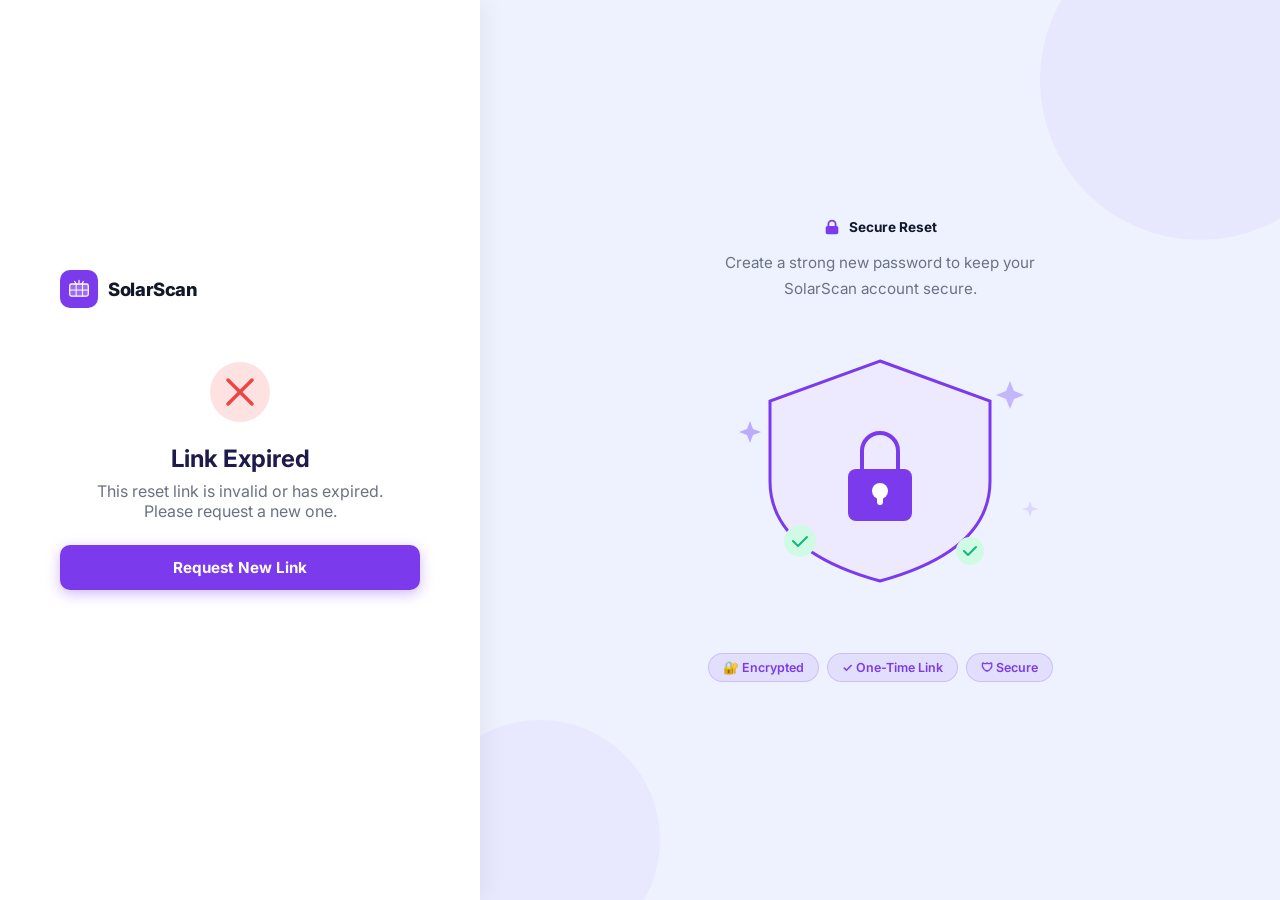
<file: frontend/reset-password.html>
<!DOCTYPE html>
<html lang="en">
<head>
  <meta charset="UTF-8"/>
  <meta name="viewport" content="width=device-width, initial-scale=1.0"/>
  <meta http-equiv="Cache-Control" content="no-cache, no-store, must-revalidate"/>
  <meta http-equiv="Pragma" content="no-cache"/>
  <title>SolarScan – Reset Password</title>
  <link rel="stylesheet" href="css/auth.css"/>
  <link href="https://fonts.googleapis.com/css2?family=Inter:wght@400;500;600;700;800&display=swap" rel="stylesheet"/>
</head>
<body>
<div class="auth-shell">

  <!-- ── LEFT PANEL ─────────────────────────────────────── -->
  <div class="auth-left">
    <div class="auth-form-wrap">

      <div class="auth-logo">
        <div class="auth-logo-icon">
          <svg viewBox="0 0 28 28" fill="none">
            <rect x="1" y="7" width="26" height="17" rx="2.5" fill="white" opacity=".25"/>
            <rect x="1" y="7" width="26" height="17" rx="2.5" stroke="white" stroke-width="1.8"/>
            <line x1="1"  y1="15.5" x2="27" y2="15.5" stroke="white" stroke-width="1.4"/>
            <line x1="10" y1="7"    x2="10" y2="24"   stroke="white" stroke-width="1.4"/>
            <line x1="19" y1="7"    x2="19" y2="24"   stroke="white" stroke-width="1.4"/>
            <path d="M14 2v3M8 3.5l1.5 2.5M20 3.5l-1.5 2.5" stroke="white" stroke-width="1.8" stroke-linecap="round"/>
          </svg>
        </div>
        <span class="auth-logo-text">SolarScan</span>
      </div>

      <!-- Invalid token state -->
      <div id="stateInvalid" style="display:none">
        <div style="text-align:center;padding:20px 0">
          <svg viewBox="0 0 64 64" fill="none" width="64" style="margin:0 auto 16px">
            <circle cx="32" cy="32" r="30" fill="#FEE2E2"/>
            <path d="M20 20l24 24M44 20L20 44" stroke="#EF4444" stroke-width="3.5" stroke-linecap="round"/>
          </svg>
          <h2 style="color:#1E1B4B;margin-bottom:8px">Link Expired</h2>
          <p style="color:#6B7280;margin-bottom:24px">This reset link is invalid or has expired.<br/>Please request a new one.</p>
          <a href="/forgot-password.html" class="submit-btn" style="text-decoration:none;justify-content:center">
            Request New Link
          </a>
        </div>
      </div>

      <!-- Reset form -->
      <div id="stateForm">
        <div class="loading-state" id="loadingState">
          <div style="text-align:center;padding:40px 0;color:var(--text-3)">
            <div class="mini-spinner"></div>
            <p style="margin-top:12px">Validating reset link…</p>
          </div>
        </div>

        <div id="formContent" style="display:none">
          <h1 class="auth-title">Create New Password</h1>
          <p class="auth-subtitle" id="resetEmailLabel">Enter your new password below</p>

          <div class="auth-error" id="authError" style="display:none">
            <svg viewBox="0 0 20 20" fill="currentColor" width="16"><path fill-rule="evenodd" d="M18 10a8 8 0 11-16 0 8 8 0 0116 0zm-7 4a1 1 0 11-2 0 1 1 0 012 0zm-1-9a1 1 0 00-1 1v4a1 1 0 102 0V6a1 1 0 00-1-1z" clip-rule="evenodd"/></svg>
            <span id="authErrorText"></span>
          </div>

          <form id="resetForm">
            <div class="field-group">
              <label class="field-label">New Password</label>
              <div class="input-wrap">
                <input type="password" id="newPassword" class="field-input"
                       placeholder="Min. 6 characters" autocomplete="new-password" required/>
                <button type="button" class="eye-btn" id="togglePwd1" tabindex="-1">
                  <svg viewBox="0 0 20 20" fill="currentColor" width="16"><path d="M10 12a2 2 0 100-4 2 2 0 000 4z"/><path fill-rule="evenodd" d="M.458 10C1.732 5.943 5.522 3 10 3s8.268 2.943 9.542 7c-1.274 4.057-5.064 7-9.542 7S1.732 14.057.458 10zM14 10a4 4 0 11-8 0 4 4 0 018 0z" clip-rule="evenodd"/></svg>
                </button>
              </div>
              <!-- Password strength -->
              <div class="pwd-strength" id="pwdStrength" style="display:none">
                <div class="pwd-bar"><div class="pwd-fill" id="pwdFill"></div></div>
                <span class="pwd-label" id="pwdLabel"></span>
              </div>
            </div>

            <div class="field-group">
              <label class="field-label">Confirm New Password</label>
              <div class="input-wrap">
                <input type="password" id="confirmPassword" class="field-input"
                       placeholder="Repeat new password" autocomplete="new-password" required/>
                <button type="button" class="eye-btn" id="togglePwd2" tabindex="-1">
                  <svg viewBox="0 0 20 20" fill="currentColor" width="16"><path d="M10 12a2 2 0 100-4 2 2 0 000 4z"/><path fill-rule="evenodd" d="M.458 10C1.732 5.943 5.522 3 10 3s8.268 2.943 9.542 7c-1.274 4.057-5.064 7-9.542 7S1.732 14.057.458 10zM14 10a4 4 0 11-8 0 4 4 0 018 0z" clip-rule="evenodd"/></svg>
                </button>
              </div>
            </div>

            <button type="submit" class="submit-btn" id="resetBtn">
              <span id="resetBtnText">Update Password</span>
              <svg viewBox="0 0 20 20" fill="currentColor" width="16"><path fill-rule="evenodd" d="M5 9V7a5 5 0 0110 0v2a2 2 0 012 2v5a2 2 0 01-2 2H5a2 2 0 01-2-2v-5a2 2 0 012-2zm8-2v2H7V7a3 3 0 016 0z" clip-rule="evenodd"/></svg>
            </button>
          </form>
        </div>
      </div>

      <!-- Success state -->
      <div id="stateSuccess" style="display:none">
        <div style="text-align:center;padding:20px 0">
          <svg viewBox="0 0 64 64" fill="none" width="72" style="margin:0 auto 16px">
            <circle cx="32" cy="32" r="30" fill="#EDE9FE"/>
            <path d="M20 32l8 8 16-16" stroke="#7C3AED" stroke-width="3.5" stroke-linecap="round" stroke-linejoin="round"/>
          </svg>
          <h2 style="color:#1E1B4B;margin-bottom:8px">Password Updated!</h2>
          <p style="color:#6B7280;margin-bottom:24px">Your password has been changed successfully.<br/>You can now log in with your new password.</p>
          <a href="/login.html" class="submit-btn" style="text-decoration:none;justify-content:center">
            Go to Login
          </a>
        </div>
      </div>

    </div>
  </div>

  <!-- ── RIGHT PANEL ────────────────────────────────────── -->
  <div class="auth-right">
    <div class="auth-right-inner">
      <div class="right-brand">
        <svg viewBox="0 0 20 20" fill="currentColor" width="18" style="color:#7C3AED"><path fill-rule="evenodd" d="M5 9V7a5 5 0 0110 0v2a2 2 0 012 2v5a2 2 0 01-2 2H5a2 2 0 01-2-2v-5a2 2 0 012-2zm8-2v2H7V7a3 3 0 016 0z" clip-rule="evenodd"/></svg>
        <span>Secure Reset</span>
      </div>
      <p class="right-tagline">Create a strong new password to keep your SolarScan account secure.</p>

      <div class="illustration">
        <svg viewBox="0 0 420 300" fill="none" xmlns="http://www.w3.org/2000/svg">
          <!-- Shield -->
          <path d="M210 40 L320 80 L320 160 Q320 230 210 260 Q100 230 100 160 L100 80 Z"
                fill="#EDE9FE" stroke="#7C3AED" stroke-width="3"/>
          <!-- Lock body -->
          <rect x="178" y="148" width="64" height="52" rx="8" fill="#7C3AED"/>
          <!-- Lock shackle -->
          <path d="M192 148v-18a18 18 0 0136 0v18" stroke="#7C3AED" stroke-width="4" fill="none" stroke-linecap="round"/>
          <!-- Keyhole -->
          <circle cx="210" cy="170" r="8" fill="white"/>
          <rect x="207" y="170" width="6" height="14" rx="3" fill="white"/>
          <!-- Stars/sparkles -->
          <path d="M340 60 L344 70 L354 74 L344 78 L340 88 L336 78 L326 74 L336 70 Z" fill="#C4B5FD"/>
          <path d="M80 100 L83 108 L91 111 L83 114 L80 122 L77 114 L69 111 L77 108 Z" fill="#A78BFA" opacity=".7"/>
          <path d="M360 180 L362 186 L368 188 L362 190 L360 196 L358 190 L352 188 L358 186 Z" fill="#DDD6FE"/>
          <!-- Check marks floating -->
          <circle cx="130" cy="220" r="16" fill="#D1FAE5"/>
          <path d="M123 220l5 5 9-9" stroke="#10B981" stroke-width="2" stroke-linecap="round" stroke-linejoin="round"/>
          <circle cx="300" cy="230" r="14" fill="#D1FAE5"/>
          <path d="M294 230l4 4 8-8" stroke="#10B981" stroke-width="2" stroke-linecap="round" stroke-linejoin="round"/>
        </svg>
      </div>

      <div class="feature-pills">
        <span class="fpill">🔐 Encrypted</span>
        <span class="fpill">✓ One-Time Link</span>
        <span class="fpill">🛡 Secure</span>
      </div>
    </div>
  </div>

</div>

<style>
.mini-spinner {
  width: 32px; height: 32px; margin: 0 auto;
  border: 3px solid #EDE9FE; border-top-color: #7C3AED;
  border-radius: 50%; animation: spin .7s linear infinite;
}
@keyframes spin { to { transform: rotate(360deg); } }
</style>

<script>
const API = "";
const params = new URLSearchParams(window.location.search);
const token  = params.get("token") || "";

// Validate token on page load
async function validateToken() {
  if (!token) {
    showInvalid();
    return;
  }
  try {
    const r = await fetch(`${API}/api/auth/validate-token?token=${encodeURIComponent(token)}`);
    const d = await r.json();
    if (!d.valid) {
      showInvalid();
    } else {
      document.getElementById("loadingState").style.display  = "none";
      document.getElementById("formContent").style.display   = "block";
      document.getElementById("resetEmailLabel").textContent =
        `Resetting password for: ${d.email}`;
    }
  } catch {
    showInvalid();
  }
}

function showInvalid() {
  document.getElementById("stateForm").style.display   = "none";
  document.getElementById("stateInvalid").style.display = "block";
}

validateToken();

// Toggle password visibility
document.getElementById("togglePwd1").addEventListener("click", () => {
  const inp = document.getElementById("newPassword");
  inp.type = inp.type === "password" ? "text" : "password";
});
document.getElementById("togglePwd2").addEventListener("click", () => {
  const inp = document.getElementById("confirmPassword");
  inp.type = inp.type === "password" ? "text" : "password";
});

// Password strength
document.getElementById("newPassword").addEventListener("input", function() {
  const val = this.value;
  const el  = document.getElementById("pwdStrength");
  if (!val) { el.style.display = "none"; return; }
  el.style.display = "flex";
  let score = 0;
  if (val.length >= 6)  score++;
  if (val.length >= 10) score++;
  if (/[A-Z]/.test(val)) score++;
  if (/[0-9]/.test(val)) score++;
  if (/[^A-Za-z0-9]/.test(val)) score++;
  const levels = [
    { pct:"20%", color:"#EF4444", text:"Very Weak" },
    { pct:"40%", color:"#F97316", text:"Weak" },
    { pct:"60%", color:"#EAB308", text:"Fair" },
    { pct:"80%", color:"#10B981", text:"Strong" },
    { pct:"100%",color:"#059669", text:"Very Strong" },
  ];
  const lvl = levels[Math.min(score - 1, 4)] || levels[0];
  document.getElementById("pwdFill").style.width      = lvl.pct;
  document.getElementById("pwdFill").style.background = lvl.color;
  document.getElementById("pwdLabel").textContent     = lvl.text;
  document.getElementById("pwdLabel").style.color     = lvl.color;
});

// Reset form submit
document.getElementById("resetForm").addEventListener("submit", async (e) => {
  e.preventDefault();
  document.getElementById("authError").style.display = "none";

  const password = document.getElementById("newPassword").value;
  const confirm  = document.getElementById("confirmPassword").value;

  if (password !== confirm) {
    document.getElementById("authErrorText").textContent = "Passwords do not match.";
    document.getElementById("authError").style.display  = "flex";
    return;
  }
  if (password.length < 6) {
    document.getElementById("authErrorText").textContent = "Password must be at least 6 characters.";
    document.getElementById("authError").style.display  = "flex";
    return;
  }

  const btn  = document.getElementById("resetBtn");
  const text = document.getElementById("resetBtnText");
  btn.disabled = true;
  text.textContent = "Updating…";

  try {
    const res  = await fetch(`${API}/api/auth/reset-password`, {
      method: "POST",
      headers: { "Content-Type": "application/json" },
      body: JSON.stringify({ token, password }),
    });
    const data = await res.json();

    if (!res.ok || data.error) {
      document.getElementById("authErrorText").textContent = data.error || "Reset failed.";
      document.getElementById("authError").style.display  = "flex";
      return;
    }

    // Show success
    document.getElementById("stateForm").style.display   = "none";
    document.getElementById("stateSuccess").style.display = "block";

  } catch {
    document.getElementById("authErrorText").textContent = "Cannot connect to server.";
    document.getElementById("authError").style.display  = "flex";
  } finally {
    btn.disabled = false;
    text.textContent = "Update Password";
  }
});
</script>
</body>
</html>
</file>
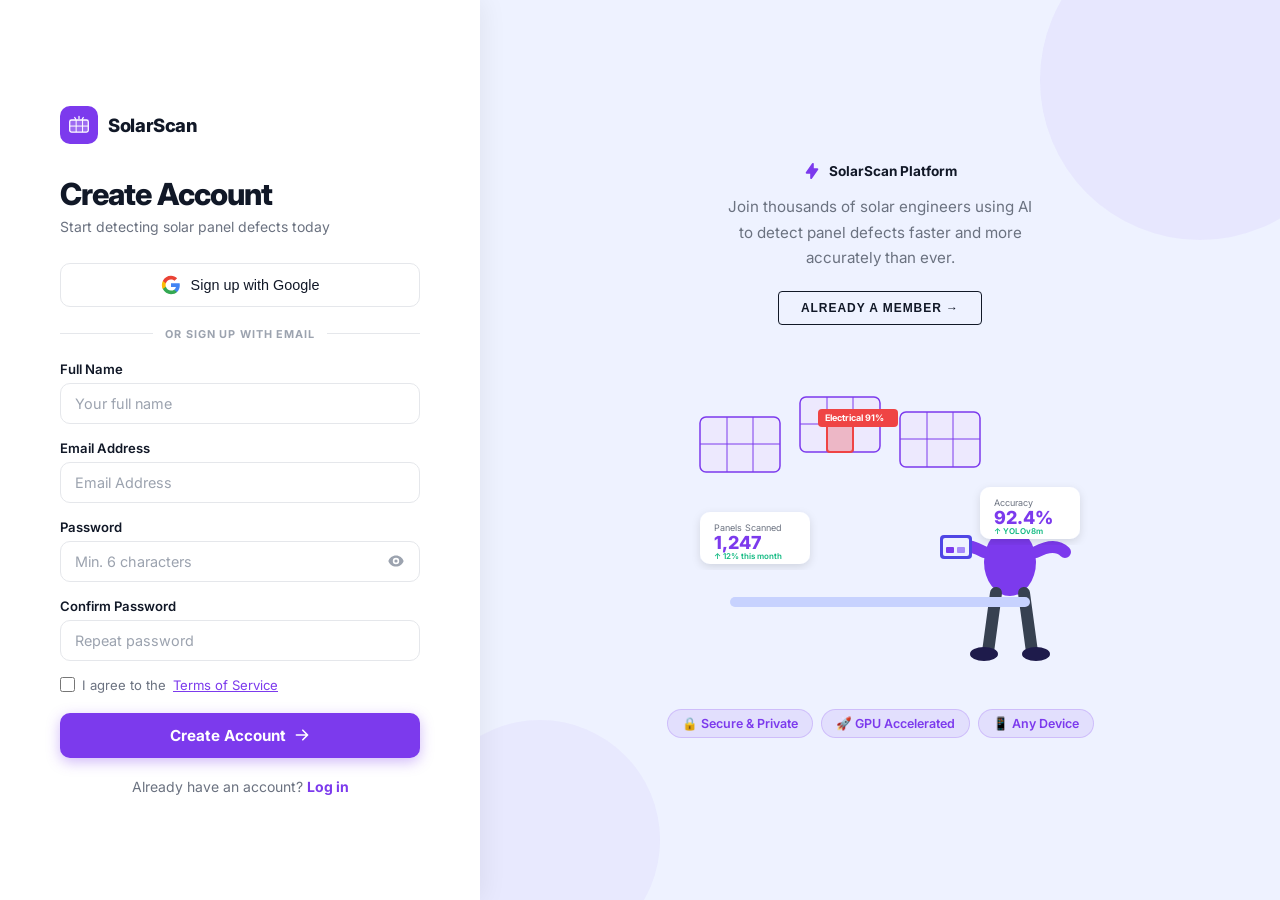
<file: frontend/signup.html>
<!DOCTYPE html>
<html lang="en">
<head>
  <meta charset="UTF-8"/>
  <meta name="viewport" content="width=device-width, initial-scale=1.0"/>
  <title>SolarScan – Sign Up</title>
  <link rel="stylesheet" href="css/auth.css"/>
  <link href="https://fonts.googleapis.com/css2?family=Inter:wght@400;500;600;700;800&display=swap" rel="stylesheet"/>
</head>
<body>
<div class="auth-shell">

  <!-- ── LEFT PANEL ─────────────────────────────────────── -->
  <div class="auth-left">
    <div class="auth-form-wrap">

      <div class="auth-logo">
        <div class="auth-logo-icon">
          <svg viewBox="0 0 28 28" fill="none">
            <rect x="1" y="7" width="26" height="17" rx="2.5" fill="white" opacity=".25"/>
            <rect x="1" y="7" width="26" height="17" rx="2.5" stroke="white" stroke-width="1.8"/>
            <line x1="1"  y1="15.5" x2="27" y2="15.5" stroke="white" stroke-width="1.4"/>
            <line x1="10" y1="7"    x2="10" y2="24"   stroke="white" stroke-width="1.4"/>
            <line x1="19" y1="7"    x2="19" y2="24"   stroke="white" stroke-width="1.4"/>
            <path d="M14 2v3M8 3.5l1.5 2.5M20 3.5l-1.5 2.5" stroke="white" stroke-width="1.8" stroke-linecap="round"/>
          </svg>
        </div>
        <span class="auth-logo-text">SolarScan</span>
      </div>

      <h1 class="auth-title">Create Account</h1>
      <p class="auth-subtitle">Start detecting solar panel defects today</p>

      <div class="auth-error" id="authError" style="display:none">
        <svg viewBox="0 0 20 20" fill="currentColor" width="16"><path fill-rule="evenodd" d="M18 10a8 8 0 11-16 0 8 8 0 0116 0zm-7 4a1 1 0 11-2 0 1 1 0 012 0zm-1-9a1 1 0 00-1 1v4a1 1 0 102 0V6a1 1 0 00-1-1z" clip-rule="evenodd"/></svg>
        <span id="authErrorText"></span>
      </div>
      <div class="auth-success" id="authSuccess" style="display:none">
        <svg viewBox="0 0 20 20" fill="currentColor" width="16"><path fill-rule="evenodd" d="M10 18a8 8 0 100-16 8 8 0 000 16zm3.707-9.293a1 1 0 00-1.414-1.414L9 10.586 7.707 9.293a1 1 0 00-1.414 1.414l2 2a1 1 0 001.414 0l4-4z" clip-rule="evenodd"/></svg>
        <span id="authSuccessText"></span>
      </div>

      <button class="google-btn" type="button" id="googleBtnSignup">
        <svg viewBox="0 0 24 24" width="20">
          <path fill="#4285F4" d="M22.56 12.25c0-.78-.07-1.53-.2-2.25H12v4.26h5.92c-.26 1.37-1.04 2.53-2.21 3.31v2.77h3.57c2.08-1.92 3.28-4.74 3.28-8.09z"/>
          <path fill="#34A853" d="M12 23c2.97 0 5.46-.98 7.28-2.66l-3.57-2.77c-.98.66-2.23 1.06-3.71 1.06-2.86 0-5.29-1.93-6.16-4.53H2.18v2.84C3.99 20.53 7.7 23 12 23z"/>
          <path fill="#FBBC05" d="M5.84 14.09c-.22-.66-.35-1.36-.35-2.09s.13-1.43.35-2.09V7.07H2.18C1.43 8.55 1 10.22 1 12s.43 3.45 1.18 4.93l2.85-2.22.81-.62z"/>
          <path fill="#EA4335" d="M12 5.38c1.62 0 3.06.56 4.21 1.64l3.15-3.15C17.45 2.09 14.97 1 12 1 7.7 1 3.99 3.47 2.18 7.07l3.66 2.84c.87-2.6 3.3-4.53 6.16-4.53z"/>
        </svg>
        Sign up with Google
      </button>

      <div class="auth-divider"><span>OR SIGN UP WITH EMAIL</span></div>

      <form id="signupForm" autocomplete="on">
        <div class="field-group">
          <label class="field-label">Full Name</label>
          <input type="text" id="signupName" class="field-input" placeholder="Your full name" autocomplete="name" required/>
        </div>
        <div class="field-group">
          <label class="field-label">Email Address</label>
          <input type="email" id="signupEmail" class="field-input" placeholder="Email Address" autocomplete="email" required/>
        </div>
        <div class="field-group">
          <label class="field-label">Password</label>
          <div class="input-wrap">
            <input type="password" id="signupPassword" class="field-input" placeholder="Min. 6 characters" autocomplete="new-password" required/>
            <button type="button" class="eye-btn" id="togglePwd" tabindex="-1">
              <svg viewBox="0 0 20 20" fill="currentColor" width="16"><path d="M10 12a2 2 0 100-4 2 2 0 000 4z"/><path fill-rule="evenodd" d="M.458 10C1.732 5.943 5.522 3 10 3s8.268 2.943 9.542 7c-1.274 4.057-5.064 7-9.542 7S1.732 14.057.458 10zM14 10a4 4 0 11-8 0 4 4 0 018 0z" clip-rule="evenodd"/></svg>
            </button>
          </div>
          <!-- Password strength -->
          <div class="pwd-strength" id="pwdStrength" style="display:none">
            <div class="pwd-bar"><div class="pwd-fill" id="pwdFill"></div></div>
            <span class="pwd-label" id="pwdLabel"></span>
          </div>
        </div>
        <div class="field-group">
          <label class="field-label">Confirm Password</label>
          <input type="password" id="signupConfirm" class="field-input" placeholder="Repeat password" autocomplete="new-password" required/>
        </div>
        <div class="field-row" style="margin-bottom:20px">
          <label class="checkbox-label">
            <input type="checkbox" id="agreeTerms" required/>
            I agree to the <a href="#" style="color:var(--purple)">Terms of Service</a>
          </label>
        </div>
        <button type="submit" class="submit-btn" id="signupBtn">
          <span id="signupBtnText">Create Account</span>
          <svg viewBox="0 0 20 20" fill="currentColor" width="16"><path fill-rule="evenodd" d="M10.293 3.293a1 1 0 011.414 0l6 6a1 1 0 010 1.414l-6 6a1 1 0 01-1.414-1.414L14.586 11H3a1 1 0 110-2h11.586l-4.293-4.293a1 1 0 010-1.414z" clip-rule="evenodd"/></svg>
        </button>
      </form>

      <p class="auth-switch">Already have an account? <a href="/login.html">Log in</a></p>

    </div>
  </div>

  <!-- ── RIGHT PANEL ────────────────────────────────────── -->
  <div class="auth-right">
    <div class="auth-right-inner">
      <div class="right-brand">
        <svg viewBox="0 0 20 20" fill="currentColor" width="18" style="color:#7C3AED"><path fill-rule="evenodd" d="M11.3 1.046A1 1 0 0112 2v5h4a1 1 0 01.82 1.573l-7 10A1 1 0 018 18v-5H4a1 1 0 01-.82-1.573l7-10a1 1 0 011.12-.38z" clip-rule="evenodd"/></svg>
        <span>SolarScan Platform</span>
      </div>
      <p class="right-tagline">Join thousands of solar engineers using AI to detect panel defects faster and more accurately than ever.</p>
      <button class="right-cta" onclick="window.location='/login.html'">ALREADY A MEMBER →</button>

      <div class="illustration">
        <svg viewBox="0 0 420 320" fill="none" xmlns="http://www.w3.org/2000/svg">
          <!-- Background panels grid -->
          <rect x="30"  y="60"  width="80" height="55" rx="6" fill="#EDE9FE" stroke="#7C3AED" stroke-width="1.5"/>
          <line x1="30"  y1="87"  x2="110" y2="87"  stroke="#7C3AED" stroke-width="1"/>
          <line x1="57"  y1="60"  x2="57"  y2="115" stroke="#7C3AED" stroke-width="1"/>
          <line x1="83"  y1="60"  x2="83"  y2="115" stroke="#7C3AED" stroke-width="1"/>

          <rect x="130" y="40"  width="80" height="55" rx="6" fill="#EDE9FE" stroke="#7C3AED" stroke-width="1.5"/>
          <line x1="130" y1="67"  x2="210" y2="67"  stroke="#7C3AED" stroke-width="1"/>
          <line x1="157" y1="40"  x2="157" y2="95"  stroke="#7C3AED" stroke-width="1"/>
          <line x1="183" y1="40"  x2="183" y2="95"  stroke="#7C3AED" stroke-width="1"/>

          <rect x="230" y="55"  width="80" height="55" rx="6" fill="#EDE9FE" stroke="#7C3AED" stroke-width="1.5"/>
          <line x1="230" y1="82"  x2="310" y2="82"  stroke="#7C3AED" stroke-width="1"/>
          <line x1="257" y1="55"  x2="257" y2="110" stroke="#7C3AED" stroke-width="1"/>
          <line x1="283" y1="55"  x2="283" y2="110" stroke="#7C3AED" stroke-width="1"/>

          <!-- Damage highlight on middle panel -->
          <rect x="157" y="67" width="26" height="28" rx="3" fill="#EF4444" opacity=".3"/>
          <rect x="157" y="67" width="26" height="28" rx="3" stroke="#EF4444" stroke-width="2"/>

          <!-- Bounding box label -->
          <rect x="148" y="52" width="80" height="18" rx="4" fill="#EF4444"/>
          <text x="155" y="64" font-size="9" fill="white" font-family="Inter,sans-serif" font-weight="700">Electrical 91%</text>

          <!-- Person standing -->
          <circle cx="340" cy="155" r="22" fill="#FBBF24"/>
          <path d="M320 151 Q340 137 360 151 Q358 137 340 133 Q322 137 320 151Z" fill="#1E1B4B"/>
          <ellipse cx="340" cy="205" rx="26" ry="34" fill="#7C3AED"/>
          <!-- Arms -->
          <path d="M314 195 Q295 185 280 190" stroke="#7C3AED" stroke-width="12" stroke-linecap="round"/>
          <path d="M366 195 Q385 185 395 195" stroke="#7C3AED" stroke-width="12" stroke-linecap="round"/>
          <!-- Tablet in hand -->
          <rect x="270" y="178" width="32" height="24" rx="4" fill="#4F46E5"/>
          <rect x="273" y="181" width="26" height="18" rx="2" fill="#EEF2FF"/>
          <rect x="276" y="190" width="8" height="6" rx="1" fill="#7C3AED"/>
          <rect x="287" y="190" width="8" height="6" rx="1" fill="#A78BFA"/>
          <!-- Legs -->
          <path d="M326 236 L318 295" stroke="#374151" stroke-width="12" stroke-linecap="round"/>
          <path d="M354 236 L362 295" stroke="#374151" stroke-width="12" stroke-linecap="round"/>
          <ellipse cx="314" cy="297" rx="14" ry="7" fill="#1E1B4B"/>
          <ellipse cx="366" cy="297" rx="14" ry="7" fill="#1E1B4B"/>

          <!-- Ground -->
          <rect x="60" y="240" width="300" height="10" rx="5" fill="#C7D2FE"/>

          <!-- Floating stats -->
          <rect x="30" y="155" width="110" height="52" rx="10" fill="white" filter="url(#sh2)"/>
          <text x="44" y="174" font-size="9" fill="#6B7280" font-family="Inter,sans-serif">Panels Scanned</text>
          <text x="44" y="192" font-size="18" fill="#7C3AED" font-family="Inter,sans-serif" font-weight="800">1,247</text>
          <text x="44" y="202" font-size="8" fill="#10B981" font-family="Inter,sans-serif" font-weight="600">↑ 12% this month</text>

          <rect x="310" y="130" width="100" height="52" rx="10" fill="white" filter="url(#sh2)"/>
          <text x="324" y="149" font-size="9" fill="#6B7280" font-family="Inter,sans-serif">Accuracy</text>
          <text x="324" y="167" font-size="18" fill="#7C3AED" font-family="Inter,sans-serif" font-weight="800">92.4%</text>
          <text x="324" y="177" font-size="8" fill="#10B981" font-family="Inter,sans-serif" font-weight="600">↑ YOLOv8m</text>

          <defs>
            <filter id="sh2"><feDropShadow dx="0" dy="3" stdDeviation="4" flood-opacity=".12"/></filter>
          </defs>
        </svg>
      </div>

      <div class="feature-pills">
        <span class="fpill">🔒 Secure & Private</span>
        <span class="fpill">🚀 GPU Accelerated</span>
        <span class="fpill">📱 Any Device</span>
      </div>
    </div>
  </div>

</div>

<script>
const API = "";

// ── Google button ─────────────────────────────────────────────────────────
document.getElementById("googleBtnSignup").addEventListener("click", () => {
  document.getElementById("googleBtnSignup").disabled = true;
  document.getElementById("googleBtnSignup").querySelector("span") &&
    (document.getElementById("googleBtnSignup").lastChild.textContent = " Redirecting…");
  window.location.href = `${API}/api/auth/google`;
});

document.getElementById("togglePwd").addEventListener("click", () => {
  const inp = document.getElementById("signupPassword");
  inp.type = inp.type === "password" ? "text" : "password";
});

// Password strength meter
document.getElementById("signupPassword").addEventListener("input", function() {
  const val = this.value;
  const strength = document.getElementById("pwdStrength");
  const fill     = document.getElementById("pwdFill");
  const label    = document.getElementById("pwdLabel");
  if (!val) { strength.style.display = "none"; return; }
  strength.style.display = "flex";
  let score = 0;
  if (val.length >= 6)  score++;
  if (val.length >= 10) score++;
  if (/[A-Z]/.test(val)) score++;
  if (/[0-9]/.test(val)) score++;
  if (/[^A-Za-z0-9]/.test(val)) score++;
  const levels = [
    { pct:"20%", color:"#EF4444", text:"Very Weak" },
    { pct:"40%", color:"#F97316", text:"Weak" },
    { pct:"60%", color:"#EAB308", text:"Fair" },
    { pct:"80%", color:"#10B981", text:"Strong" },
    { pct:"100%",color:"#059669", text:"Very Strong" },
  ];
  const lvl = levels[Math.min(score-1, 4)] || levels[0];
  fill.style.width = lvl.pct;
  fill.style.background = lvl.color;
  label.textContent = lvl.text;
  label.style.color = lvl.color;
});

function showError(msg) {
  document.getElementById("authSuccess").style.display = "none";
  const el = document.getElementById("authError");
  document.getElementById("authErrorText").textContent = msg;
  el.style.display = "flex";
}
function showSuccess(msg) {
  document.getElementById("authError").style.display = "none";
  const el = document.getElementById("authSuccess");
  document.getElementById("authSuccessText").textContent = msg;
  el.style.display = "flex";
}

document.getElementById("signupForm").addEventListener("submit", async (e) => {
  e.preventDefault();
  const btn  = document.getElementById("signupBtn");
  const text = document.getElementById("signupBtnText");
  const name     = document.getElementById("signupName").value.trim();
  const email    = document.getElementById("signupEmail").value.trim();
  const password = document.getElementById("signupPassword").value;
  const confirm  = document.getElementById("signupConfirm").value;

  if (password !== confirm) { showError("Passwords do not match."); return; }
  if (password.length < 6)  { showError("Password must be at least 6 characters."); return; }

  btn.disabled = true;
  text.textContent = "Creating account…";

  try {
    const res  = await fetch(`${API}/api/auth/register`, {
      method: "POST",
      headers: { "Content-Type": "application/json" },
      credentials: "include",
      body: JSON.stringify({ name, email, password }),
    });
    const data = await res.json();
    if (!res.ok) { showError(data.error || "Registration failed."); return; }
    showSuccess(`Account created! Redirecting…`);
    setTimeout(() => window.location.href = "/", 1200);
  } catch {
    showError("Cannot connect to server. Is the backend running?");
  } finally {
    btn.disabled = false;
    text.textContent = "Create Account";
  }
});
</script>
</body>
</html>
</file>
<file: static/css/style.css>
/* ═══════════════════════════════════════════════════════════════
   SolarScan  –  White Theme Stylesheet
   ═══════════════════════════════════════════════════════════════ */

/* ── Reset & Base ─────────────────────────────────────────────── */
*, *::before, *::after { box-sizing: border-box; margin: 0; padding: 0; }

:root {
  --white:       #ffffff;
  --bg:          #F8FAFC;
  --bg-alt:      #F1F5F9;
  --border:      #E2E8F0;
  --border-light:#F1F5F9;
  --text:        #0F172A;
  --text-2:      #475569;
  --text-3:      #94A3B8;
  --accent:      #F59E0B;
  --accent-dark: #D97706;
  --accent-light:#FEF3C7;
  --blue:        #3B82F6;
  --green:       #22C55E;
  --green-dark:  #16A34A;
  --yellow:      #EAB308;
  --orange:      #F97316;
  --red:         #EF4444;
  --red-dark:    #DC2626;
  --shadow-sm:   0 1px 3px rgba(0,0,0,.06), 0 1px 2px rgba(0,0,0,.04);
  --shadow:      0 4px 16px rgba(0,0,0,.07), 0 1px 4px rgba(0,0,0,.04);
  --shadow-lg:   0 10px 40px rgba(0,0,0,.10), 0 2px 8px rgba(0,0,0,.05);
  --radius:      12px;
  --radius-sm:   8px;
  --radius-lg:   20px;
  --font:        'Inter', 'Segoe UI', system-ui, sans-serif;
}

html { scroll-behavior: smooth; }

body {
  font-family: var(--font);
  background: var(--bg);
  color: var(--text);
  line-height: 1.6;
  -webkit-font-smoothing: antialiased;
}

a { text-decoration: none; color: inherit; }

/* ── Navbar ───────────────────────────────────────────────────── */
.navbar {
  position: sticky; top: 0; z-index: 100;
  background: rgba(255,255,255,.92);
  backdrop-filter: blur(12px);
  border-bottom: 1px solid var(--border);
  box-shadow: var(--shadow-sm);
}
.navbar-inner {
  max-width: 1200px; margin: 0 auto;
  padding: 0 24px;
  height: 64px;
  display: flex; align-items: center; justify-content: space-between;
}
.brand { display: flex; align-items: center; gap: 10px; }
.brand-icon { width: 32px; height: 32px; }
.brand-name { font-size: 1.25rem; font-weight: 700; letter-spacing: -.02em; }
.brand-accent { color: var(--accent); }
.nav-links { display: flex; gap: 4px; }
.nav-link {
  padding: 6px 14px; border-radius: 8px;
  font-size: .875rem; font-weight: 500; color: var(--text-2);
  transition: background .15s, color .15s;
}
.nav-link:hover, .nav-link.active {
  background: var(--accent-light); color: var(--accent-dark);
}

/* ── Hero ─────────────────────────────────────────────────────── */
.hero {
  background: linear-gradient(135deg, #fff 0%, #FFFBEB 50%, #FEF3C7 100%);
  border-bottom: 1px solid var(--border);
  padding: 80px 24px 64px;
}
.hero-content { max-width: 1200px; margin: 0 auto; }
.hero-badge {
  display: inline-flex; align-items: center;
  background: var(--accent-light); color: var(--accent-dark);
  font-size: .75rem; font-weight: 600; letter-spacing: .06em; text-transform: uppercase;
  padding: 4px 12px; border-radius: 100px;
  border: 1px solid #FDE68A;
  margin-bottom: 20px;
}
.hero-title {
  font-size: clamp(2rem, 5vw, 3.5rem);
  font-weight: 800; line-height: 1.1; letter-spacing: -.03em;
  margin-bottom: 16px;
}
.hero-accent { color: var(--accent); }
.hero-sub {
  font-size: 1.1rem; color: var(--text-2); max-width: 560px;
  margin-bottom: 32px; line-height: 1.7;
}
.hero-cta {
  display: inline-flex; align-items: center; gap: 8px;
  background: var(--accent); color: #fff;
  font-size: .95rem; font-weight: 600;
  padding: 12px 24px; border-radius: 10px;
  box-shadow: 0 4px 14px rgba(245,158,11,.35);
  transition: background .15s, transform .15s, box-shadow .15s;
}
.hero-cta:hover {
  background: var(--accent-dark);
  transform: translateY(-1px);
  box-shadow: 0 6px 20px rgba(245,158,11,.4);
}
.hero-stats {
  max-width: 1200px; margin: 48px auto 0;
  display: flex; gap: 16px; flex-wrap: wrap;
}
.stat-card {
  background: var(--white); border: 1px solid var(--border);
  border-radius: var(--radius); padding: 20px 28px;
  display: flex; flex-direction: column; gap: 4px;
  box-shadow: var(--shadow-sm);
}
.stat-num { font-size: 1.5rem; font-weight: 800; color: var(--accent); }
.stat-label { font-size: .8rem; color: var(--text-3); font-weight: 500; text-transform: uppercase; letter-spacing: .05em; }

/* ── Sections ─────────────────────────────────────────────────── */
.section { padding: 72px 24px; }
.alt-section { background: var(--bg-alt); }
.container { max-width: 1200px; margin: 0 auto; }
.section-header { text-align: center; margin-bottom: 48px; }
.section-title { font-size: clamp(1.5rem, 3vw, 2.25rem); font-weight: 800; letter-spacing: -.02em; margin-bottom: 10px; }
.section-sub { font-size: 1rem; color: var(--text-2); }

/* ── Upload Card ──────────────────────────────────────────────── */
.upload-card {
  background: var(--white); border: 1px solid var(--border);
  border-radius: var(--radius-lg); padding: 40px;
  box-shadow: var(--shadow);
  max-width: 720px; margin: 0 auto;
}
.drop-zone {
  border: 2px dashed var(--border);
  border-radius: var(--radius);
  padding: 48px 24px;
  text-align: center;
  cursor: pointer;
  transition: border-color .2s, background .2s;
}
.drop-zone:hover, .drop-zone.drag-over {
  border-color: var(--accent);
  background: var(--accent-light);
}
.drop-icon { margin-bottom: 16px; }
.drop-icon svg { width: 56px; height: 56px; }
.drop-title { font-size: 1.1rem; font-weight: 600; margin-bottom: 6px; }
.drop-sub { font-size: .9rem; color: var(--text-2); margin-bottom: 8px; }
.drop-link { color: var(--accent); font-weight: 600; cursor: pointer; }
.drop-link:hover { text-decoration: underline; }
.drop-hint { font-size: .8rem; color: var(--text-3); }

.upload-controls { margin-top: 24px; }
.preview-wrap { position: relative; display: inline-block; width: 100%; }
.preview-img {
  width: 100%; max-height: 320px; object-fit: contain;
  border-radius: var(--radius); border: 1px solid var(--border);
  background: var(--bg);
}
.remove-btn {
  position: absolute; top: 8px; right: 8px;
  background: rgba(255,255,255,.9); border: 1px solid var(--border);
  border-radius: 6px; padding: 4px 6px; cursor: pointer;
  display: flex; align-items: center;
  transition: background .15s;
}
.remove-btn:hover { background: #FEE2E2; border-color: var(--red); }
.controls-row {
  display: flex; align-items: flex-end; gap: 16px;
  margin-top: 20px; flex-wrap: wrap;
}
.conf-group { flex: 1; min-width: 200px; }
.conf-label { font-size: .8rem; font-weight: 600; color: var(--text-2); display: block; margin-bottom: 8px; text-transform: uppercase; letter-spacing: .05em; }
.conf-slider-row { display: flex; align-items: center; gap: 12px; }
.conf-slider {
  flex: 1; -webkit-appearance: none; height: 4px;
  background: var(--border); border-radius: 2px; outline: none;
}
.conf-slider::-webkit-slider-thumb {
  -webkit-appearance: none; width: 18px; height: 18px;
  border-radius: 50%; background: var(--accent);
  cursor: pointer; box-shadow: 0 0 0 3px var(--accent-light);
}
.conf-value { font-size: .9rem; font-weight: 700; color: var(--accent); min-width: 36px; }
.analyse-btn {
  display: flex; align-items: center; gap: 8px;
  background: var(--accent); color: #fff;
  font-size: .95rem; font-weight: 600;
  padding: 12px 24px; border-radius: 10px; border: none; cursor: pointer;
  box-shadow: 0 4px 14px rgba(245,158,11,.3);
  transition: background .15s, transform .15s;
  white-space: nowrap;
}
.analyse-btn:hover { background: var(--accent-dark); transform: translateY(-1px); }
.analyse-btn:disabled { background: var(--text-3); cursor: not-allowed; transform: none; box-shadow: none; }

/* ── Loading ──────────────────────────────────────────────────── */
.loading-overlay {
  position: fixed; inset: 0; z-index: 200;
  background: rgba(255,255,255,.85); backdrop-filter: blur(6px);
  display: flex; align-items: center; justify-content: center;
}
.loading-card {
  background: var(--white); border: 1px solid var(--border);
  border-radius: var(--radius-lg); padding: 48px 56px;
  text-align: center; box-shadow: var(--shadow-lg);
}
.spinner {
  width: 48px; height: 48px; margin: 0 auto 20px;
  border: 4px solid var(--border);
  border-top-color: var(--accent);
  border-radius: 50%;
  animation: spin .8s linear infinite;
}
@keyframes spin { to { transform: rotate(360deg); } }
.loading-text { font-size: 1.1rem; font-weight: 700; margin-bottom: 6px; }
.loading-sub { font-size: .875rem; color: var(--text-2); }

/* ── Results Section ──────────────────────────────────────────── */
.results-section { background: var(--bg); }
.new-scan-btn {
  display: flex; align-items: center; gap: 6px;
  background: var(--white); border: 1px solid var(--border);
  border-radius: 8px; padding: 8px 16px;
  font-size: .875rem; font-weight: 600; cursor: pointer;
  transition: background .15s, border-color .15s;
}
.new-scan-btn:hover { background: var(--bg-alt); border-color: var(--accent); color: var(--accent); }
.section-header { display: flex; align-items: center; justify-content: space-between; flex-wrap: wrap; gap: 12px; }
.section-header.centered { justify-content: center; flex-direction: column; }

/* ── Summary Bar ──────────────────────────────────────────────── */
.summary-bar {
  background: var(--white); border: 1px solid var(--border);
  border-radius: var(--radius); padding: 20px 32px;
  display: flex; align-items: center; gap: 0;
  margin-bottom: 24px; box-shadow: var(--shadow-sm);
  flex-wrap: wrap;
}
.summary-item { flex: 1; min-width: 120px; text-align: center; padding: 8px 16px; }
.summary-label { display: block; font-size: .75rem; font-weight: 600; color: var(--text-3); text-transform: uppercase; letter-spacing: .06em; margin-bottom: 6px; }
.summary-value { font-size: 1.25rem; font-weight: 800; }
.damage-value { color: var(--red); }
.summary-divider { width: 1px; background: var(--border); align-self: stretch; min-height: 40px; }
.summary-badge {
  display: inline-block; padding: 4px 12px; border-radius: 100px;
  font-size: .8rem; font-weight: 700;
}

/* ── Damage Meter ─────────────────────────────────────────────── */
.damage-meter-wrap {
  background: var(--white); border: 1px solid var(--border);
  border-radius: var(--radius); padding: 20px 28px;
  margin-bottom: 24px; box-shadow: var(--shadow-sm);
}
.damage-meter-labels {
  display: flex; justify-content: space-between;
  font-size: .75rem; color: var(--text-3); margin-bottom: 8px;
}
.damage-meter-track {
  position: relative; height: 12px;
  background: linear-gradient(to right, #22C55E 0%, #EAB308 40%, #F97316 65%, #EF4444 85%, #991B1B 100%);
  border-radius: 6px; overflow: visible;
}
.damage-meter-fill {
  position: absolute; inset: 0; right: auto;
  background: rgba(255,255,255,.55);
  border-radius: 6px;
  transition: width .6s cubic-bezier(.4,0,.2,1);
}
.damage-meter-thumb {
  position: absolute; top: 50%; transform: translate(-50%, -50%);
  width: 20px; height: 20px; border-radius: 50%;
  background: var(--white); border: 3px solid var(--text);
  box-shadow: var(--shadow);
  transition: left .6s cubic-bezier(.4,0,.2,1);
}
.damage-meter-ticks {
  display: flex; justify-content: space-between;
  margin-top: 8px;
}
.tick-label { font-size: .7rem; font-weight: 600; }
.tick-label.green  { color: var(--green-dark); }
.tick-label.yellow { color: var(--yellow); }
.tick-label.orange { color: var(--orange); }
.tick-label.red    { color: var(--red); }

/* ── Results Grid ─────────────────────────────────────────────── */
.results-grid {
  display: grid; grid-template-columns: 1fr 1fr;
  gap: 20px; margin-bottom: 20px;
}
@media (max-width: 768px) { .results-grid { grid-template-columns: 1fr; } }

/* ── Cards ────────────────────────────────────────────────────── */
.result-card {
  background: var(--white); border: 1px solid var(--border);
  border-radius: var(--radius); box-shadow: var(--shadow-sm);
  overflow: hidden;
}
.card-header {
  display: flex; align-items: center; gap: 10px;
  padding: 16px 20px; border-bottom: 1px solid var(--border-light);
  background: var(--bg);
}
.card-icon { color: var(--accent); flex-shrink: 0; }
.card-title { font-size: 1rem; font-weight: 700; }
.card-body { padding: 20px; }

/* ── Image Card ───────────────────────────────────────────────── */
.result-img {
  width: 100%; border-radius: var(--radius-sm);
  border: 1px solid var(--border); display: block;
}
.download-btn {
  display: inline-flex; align-items: center; gap: 6px;
  margin-top: 12px; padding: 8px 16px;
  background: var(--bg); border: 1px solid var(--border);
  border-radius: 8px; font-size: .85rem; font-weight: 600;
  cursor: pointer; transition: background .15s, border-color .15s;
}
.download-btn:hover { background: var(--accent-light); border-color: var(--accent); color: var(--accent-dark); }

/* ── Diagnosis Card ───────────────────────────────────────────── */
.diag-block { margin-bottom: 20px; }
.diag-block:last-child { margin-bottom: 0; }
.diag-block-header { display: flex; align-items: center; gap: 8px; margin-bottom: 10px; }
.diag-dot { width: 8px; height: 8px; border-radius: 50%; flex-shrink: 0; }
.diag-dot.orange { background: var(--orange); }
.diag-dot.red    { background: var(--red); }
.diag-dot.green  { background: var(--green); }
.diag-block-title { font-size: .875rem; font-weight: 700; text-transform: uppercase; letter-spacing: .05em; color: var(--text-2); }
.diag-text { font-size: .9rem; color: var(--text); line-height: 1.6; }
.diag-list { list-style: none; display: flex; flex-direction: column; gap: 6px; }
.diag-list li {
  font-size: .875rem; color: var(--text-2); line-height: 1.5;
  padding: 8px 12px; background: #FFF5F5; border-radius: 6px;
  border-left: 3px solid var(--red);
}
.suggestions-block .card-body { background: #F0FDF4; border-radius: var(--radius-sm); }
.diag-steps { list-style: none; display: flex; flex-direction: column; gap: 8px; }
.diag-steps li {
  font-size: .875rem; color: var(--text); line-height: 1.5;
  padding: 10px 14px; background: var(--white); border-radius: 8px;
  border: 1px solid #BBF7D0;
  display: flex; gap: 10px; align-items: flex-start;
}
.step-num-badge {
  background: var(--green); color: #fff;
  font-size: .7rem; font-weight: 700;
  min-width: 20px; height: 20px; border-radius: 50%;
  display: flex; align-items: center; justify-content: center;
  flex-shrink: 0; margin-top: 1px;
}

/* ── Detection Table ──────────────────────────────────────────── */
.detections-card { margin-bottom: 0; }
.det-table { width: 100%; border-collapse: collapse; font-size: .875rem; }
.det-table th {
  text-align: left; padding: 10px 14px;
  font-size: .75rem; font-weight: 700; text-transform: uppercase;
  letter-spacing: .05em; color: var(--text-3);
  border-bottom: 2px solid var(--border);
  background: var(--bg);
}
.det-table td { padding: 12px 14px; border-bottom: 1px solid var(--border-light); }
.det-table tr:last-child td { border-bottom: none; }
.det-table tr:hover td { background: var(--bg); }
.class-pill {
  display: inline-block; padding: 3px 10px; border-radius: 100px;
  font-size: .75rem; font-weight: 700;
}
.conf-bar-wrap { display: flex; align-items: center; gap: 8px; }
.conf-bar-track { flex: 1; height: 6px; background: var(--border); border-radius: 3px; overflow: hidden; }
.conf-bar-fill { height: 100%; border-radius: 3px; background: var(--blue); }

/* ── Severity badge colours ───────────────────────────────────── */
.sev-no-damage  { background: #DCFCE7; color: #15803D; }
.sev-minimal    { background: #D1FAE5; color: #065F46; }
.sev-low        { background: #FEF9C3; color: #854D0E; }
.sev-moderate   { background: #FFEDD5; color: #9A3412; }
.sev-high       { background: #FEE2E2; color: #991B1B; }
.sev-critical   { background: #991B1B; color: #fff; }

/* ── How It Works ─────────────────────────────────────────────── */
.steps-grid { display: grid; grid-template-columns: repeat(3, 1fr); gap: 20px; }
@media (max-width: 640px) { .steps-grid { grid-template-columns: 1fr; } }
.step-card {
  background: var(--white); border: 1px solid var(--border);
  border-radius: var(--radius); padding: 28px 24px;
  box-shadow: var(--shadow-sm); position: relative;
}
.step-num {
  font-size: 3rem; font-weight: 900; color: var(--border);
  line-height: 1; margin-bottom: 12px; letter-spacing: -.04em;
}
.step-icon { margin-bottom: 16px; }
.step-icon svg { width: 48px; height: 48px; }
.step-title { font-size: 1.05rem; font-weight: 700; margin-bottom: 8px; }
.step-desc { font-size: .875rem; color: var(--text-2); line-height: 1.6; }

/* ── Defect Classes ───────────────────────────────────────────── */
.classes-grid { display: grid; grid-template-columns: repeat(3, 1fr); gap: 16px; }
@media (max-width: 900px) { .classes-grid { grid-template-columns: repeat(2, 1fr); } }
@media (max-width: 560px) { .classes-grid { grid-template-columns: 1fr; } }
.class-card {
  background: var(--white); border: 1px solid var(--border);
  border-radius: var(--radius); padding: 24px 20px;
  box-shadow: var(--shadow-sm);
  transition: transform .15s, box-shadow .15s;
}
.class-card:hover { transform: translateY(-2px); box-shadow: var(--shadow); }
.class-icon-wrap {
  width: 52px; height: 52px; border-radius: 12px;
  display: flex; align-items: center; justify-content: center;
  margin-bottom: 14px;
}
.green-bg   { background: #DCFCE7; }
.yellow-bg  { background: #FEF9C3; }
.orange-bg  { background: #FFEDD5; }
.blue-bg    { background: #DBEAFE; }
.red-bg     { background: #FEE2E2; }
.darkred-bg { background: #FEE2E2; }
.class-name { font-size: 1rem; font-weight: 700; margin-bottom: 6px; }
.class-desc { font-size: .825rem; color: var(--text-2); line-height: 1.5; margin-bottom: 12px; }
.class-badge {
  display: inline-block; padding: 3px 10px; border-radius: 100px;
  font-size: .75rem; font-weight: 700;
}
.green-badge   { background: #DCFCE7; color: #15803D; }
.yellow-badge  { background: #FEF9C3; color: #854D0E; }
.orange-badge  { background: #FFEDD5; color: #9A3412; }
.blue-badge    { background: #DBEAFE; color: #1D4ED8; }
.red-badge     { background: #FEE2E2; color: #991B1B; }
.darkred-badge { background: #991B1B; color: #fff; }

/* ── Footer ───────────────────────────────────────────────────── */
.footer {
  background: var(--white); border-top: 1px solid var(--border);
  padding: 28px 24px;
}
.footer-inner {
  max-width: 1200px; margin: 0 auto;
  display: flex; align-items: center; justify-content: space-between; flex-wrap: wrap; gap: 12px;
}
.footer-text { font-size: .85rem; color: var(--text-3); }

/* ── Scrollbar ────────────────────────────────────────────────── */
::-webkit-scrollbar { width: 6px; }
::-webkit-scrollbar-track { background: var(--bg); }
::-webkit-scrollbar-thumb { background: var(--border); border-radius: 3px; }
::-webkit-scrollbar-thumb:hover { background: var(--text-3); }
</file>
<file: frontend/css/auth.css>
/* ═══════════════════════════════════════════════════════════════
   SolarScan  –  Auth Pages (Login / Signup)
   Inspired by Sleeknote: split layout, white left, soft-blue right
   ═══════════════════════════════════════════════════════════════ */

*, *::before, *::after { box-sizing: border-box; margin: 0; padding: 0; }

:root {
  --purple:    #7C3AED;
  --purple-lt: #EDE9FE;
  --purple-dk: #5B21B6;
  --white:     #FFFFFF;
  --bg-right:  #EEF2FF;
  --border:    #E5E7EB;
  --text:      #111827;
  --text-2:    #6B7280;
  --text-3:    #9CA3AF;
  --red:       #EF4444;
  --red-lt:    #FEF2F2;
  --green:     #10B981;
  --green-lt:  #ECFDF5;
  --r:         10px;
  --sh:        0 1px 3px rgba(0,0,0,.08), 0 1px 2px rgba(0,0,0,.05);
  --sh-focus:  0 0 0 3px rgba(124,58,237,.18);
}

html, body {
  height: 100%;
  font-family: 'Inter', 'Segoe UI', system-ui, sans-serif;
  -webkit-font-smoothing: antialiased;
  background: var(--bg-right);
}

/* ── Shell ────────────────────────────────────────────────── */
.auth-shell {
  display: flex;
  min-height: 100vh;
}

/* ── Left panel ───────────────────────────────────────────── */
.auth-left {
  flex: 0 0 480px;
  background: var(--white);
  display: flex;
  align-items: center;
  justify-content: center;
  padding: 48px 40px;
  box-shadow: 4px 0 24px rgba(0,0,0,.06);
  position: relative;
  z-index: 1;
}
@media (max-width: 860px) {
  .auth-left  { flex: 1; }
  .auth-right { display: none; }
}

.auth-form-wrap {
  width: 100%;
  max-width: 360px;
}

/* ── Logo ─────────────────────────────────────────────────── */
.auth-logo {
  display: flex; align-items: center; gap: 10px;
  margin-bottom: 32px;
}
.auth-logo-icon {
  width: 38px; height: 38px; border-radius: 10px;
  background: var(--purple);
  display: flex; align-items: center; justify-content: center;
}
.auth-logo-icon svg { width: 20px; height: 20px; }
.auth-logo-text {
  font-size: 1.15rem; font-weight: 800;
  color: var(--text); letter-spacing: -.02em;
}

/* ── Headings ─────────────────────────────────────────────── */
.auth-title {
  font-size: 1.9rem; font-weight: 800;
  letter-spacing: -.03em; color: var(--text);
  margin-bottom: 6px;
}
.auth-subtitle {
  font-size: .875rem; color: var(--text-2);
  margin-bottom: 28px;
}

/* ── Error / Success banners ──────────────────────────────── */
.auth-error, .auth-success {
  display: flex; align-items: center; gap: 8px;
  padding: 10px 14px; border-radius: var(--r);
  font-size: .82rem; font-weight: 500;
  margin-bottom: 16px;
}
.auth-error   { background: var(--red-lt);   color: var(--red);   border: 1px solid #fecaca; }
.auth-success { background: var(--green-lt); color: var(--green); border: 1px solid #a7f3d0; }

/* ── Google button ────────────────────────────────────────── */
.google-btn {
  width: 100%; display: flex; align-items: center; justify-content: center; gap: 10px;
  padding: 11px 16px; border-radius: var(--r);
  border: 1.5px solid var(--border); background: var(--white);
  font-size: .9rem; font-weight: 500; color: var(--text);
  cursor: pointer; transition: border-color .15s, box-shadow .15s;
  margin-bottom: 20px;
}
.google-btn:hover { border-color: #9CA3AF; box-shadow: var(--sh); }

/* ── Divider ──────────────────────────────────────────────── */
.auth-divider {
  display: flex; align-items: center; gap: 12px;
  margin-bottom: 20px;
}
.auth-divider::before, .auth-divider::after {
  content: ""; flex: 1; height: 1px; background: var(--border);
}
.auth-divider span {
  font-size: .68rem; font-weight: 700; letter-spacing: .08em;
  color: var(--text-3); white-space: nowrap;
}

/* ── Form fields ──────────────────────────────────────────── */
.field-group { margin-bottom: 16px; }
.field-label {
  display: block; font-size: .82rem; font-weight: 600;
  color: var(--text); margin-bottom: 6px;
}
.field-input {
  width: 100%; padding: 11px 14px;
  border: 1.5px solid var(--border); border-radius: var(--r);
  font-size: .9rem; font-family: inherit; color: var(--text);
  background: var(--white); outline: none;
  transition: border-color .15s, box-shadow .15s;
}
.field-input::placeholder { color: var(--text-3); }
.field-input:focus {
  border-color: var(--purple);
  box-shadow: var(--sh-focus);
}
.input-wrap { position: relative; }
.input-wrap .field-input { padding-right: 42px; }
.eye-btn {
  position: absolute; right: 12px; top: 50%; transform: translateY(-50%);
  background: none; border: none; cursor: pointer;
  color: var(--text-3); display: flex; align-items: center;
  padding: 4px;
}
.eye-btn:hover { color: var(--purple); }

/* ── Password strength ────────────────────────────────────── */
.pwd-strength {
  display: flex; align-items: center; gap: 8px; margin-top: 6px;
}
.pwd-bar {
  flex: 1; height: 4px; background: var(--border); border-radius: 2px; overflow: hidden;
}
.pwd-fill { height: 100%; border-radius: 2px; transition: width .3s, background .3s; }
.pwd-label { font-size: .72rem; font-weight: 600; min-width: 60px; }

/* ── Checkbox row ─────────────────────────────────────────── */
.field-row {
  display: flex; align-items: center; justify-content: space-between;
  margin-bottom: 20px; flex-wrap: wrap; gap: 8px;
}
.checkbox-label {
  display: flex; align-items: center; gap: 7px;
  font-size: .82rem; color: var(--text-2); cursor: pointer;
}
.checkbox-label input[type=checkbox] {
  width: 15px; height: 15px; accent-color: var(--purple); cursor: pointer;
}
.forgot-link {
  font-size: .82rem; font-weight: 600; color: var(--purple);
  text-decoration: none;
}
.forgot-link:hover { text-decoration: underline; }

/* ── Submit button ────────────────────────────────────────── */
.submit-btn {
  width: 100%; display: flex; align-items: center; justify-content: center; gap: 8px;
  padding: 13px 20px; border-radius: var(--r);
  background: var(--purple); color: #fff;
  font-size: .95rem; font-weight: 700; font-family: inherit;
  border: none; cursor: pointer;
  box-shadow: 0 4px 14px rgba(124,58,237,.35);
  transition: background .15s, transform .15s, box-shadow .15s;
  margin-bottom: 20px;
}
.submit-btn:hover {
  background: var(--purple-dk);
  transform: translateY(-1px);
  box-shadow: 0 6px 20px rgba(124,58,237,.4);
}
.submit-btn:disabled {
  background: var(--text-3); cursor: not-allowed;
  transform: none; box-shadow: none;
}

/* ── Switch link ──────────────────────────────────────────── */
.auth-switch {
  text-align: center; font-size: .875rem; color: var(--text-2);
}
.auth-switch a {
  color: var(--purple); font-weight: 700; text-decoration: none;
}
.auth-switch a:hover { text-decoration: underline; }

/* ── Demo hint ────────────────────────────────────────────── */
.demo-hint {
  display: flex; align-items: center; gap: 6px;
  margin-top: 16px; padding: 10px 14px;
  background: var(--purple-lt); border-radius: var(--r);
  font-size: .78rem; color: var(--purple);
}
.demo-hint strong { font-weight: 700; }

/* ── Right panel ──────────────────────────────────────────── */
.auth-right {
  flex: 1;
  background: var(--bg-right);
  display: flex; align-items: center; justify-content: center;
  padding: 48px 40px;
  position: relative; overflow: hidden;
}
/* Subtle background circles */
.auth-right::before {
  content: "";
  position: absolute; top: -80px; right: -80px;
  width: 320px; height: 320px; border-radius: 50%;
  background: rgba(124,58,237,.06);
}
.auth-right::after {
  content: "";
  position: absolute; bottom: -60px; left: -60px;
  width: 240px; height: 240px; border-radius: 50%;
  background: rgba(124,58,237,.05);
}

.auth-right-inner {
  max-width: 440px; width: 100%; text-align: center;
  position: relative; z-index: 1;
}

.right-brand {
  display: inline-flex; align-items: center; gap: 8px;
  font-size: .85rem; font-weight: 700; color: var(--text);
  margin-bottom: 14px;
}
.right-tagline {
  font-size: .95rem; color: var(--text-2); line-height: 1.7;
  max-width: 320px; margin: 0 auto 20px;
}
.right-cta {
  display: inline-block; padding: 9px 22px;
  border: 1.5px solid var(--text); border-radius: 4px;
  font-size: .75rem; font-weight: 700; letter-spacing: .08em;
  color: var(--text); background: none; cursor: pointer;
  transition: background .15s, color .15s;
  margin-bottom: 32px;
}
.right-cta:hover { background: var(--text); color: #fff; }

/* ── Illustration ─────────────────────────────────────────── */
.illustration {
  margin: 0 auto 28px;
  max-width: 420px;
}
.illustration svg { width: 100%; height: auto; }

/* ── Feature pills ────────────────────────────────────────── */
.feature-pills {
  display: flex; flex-wrap: wrap; gap: 8px; justify-content: center;
}
.fpill {
  padding: 6px 14px; border-radius: 100px;
  background: rgba(124,58,237,.1); color: var(--purple);
  font-size: .78rem; font-weight: 600;
  border: 1px solid rgba(124,58,237,.2);
}
</file>
